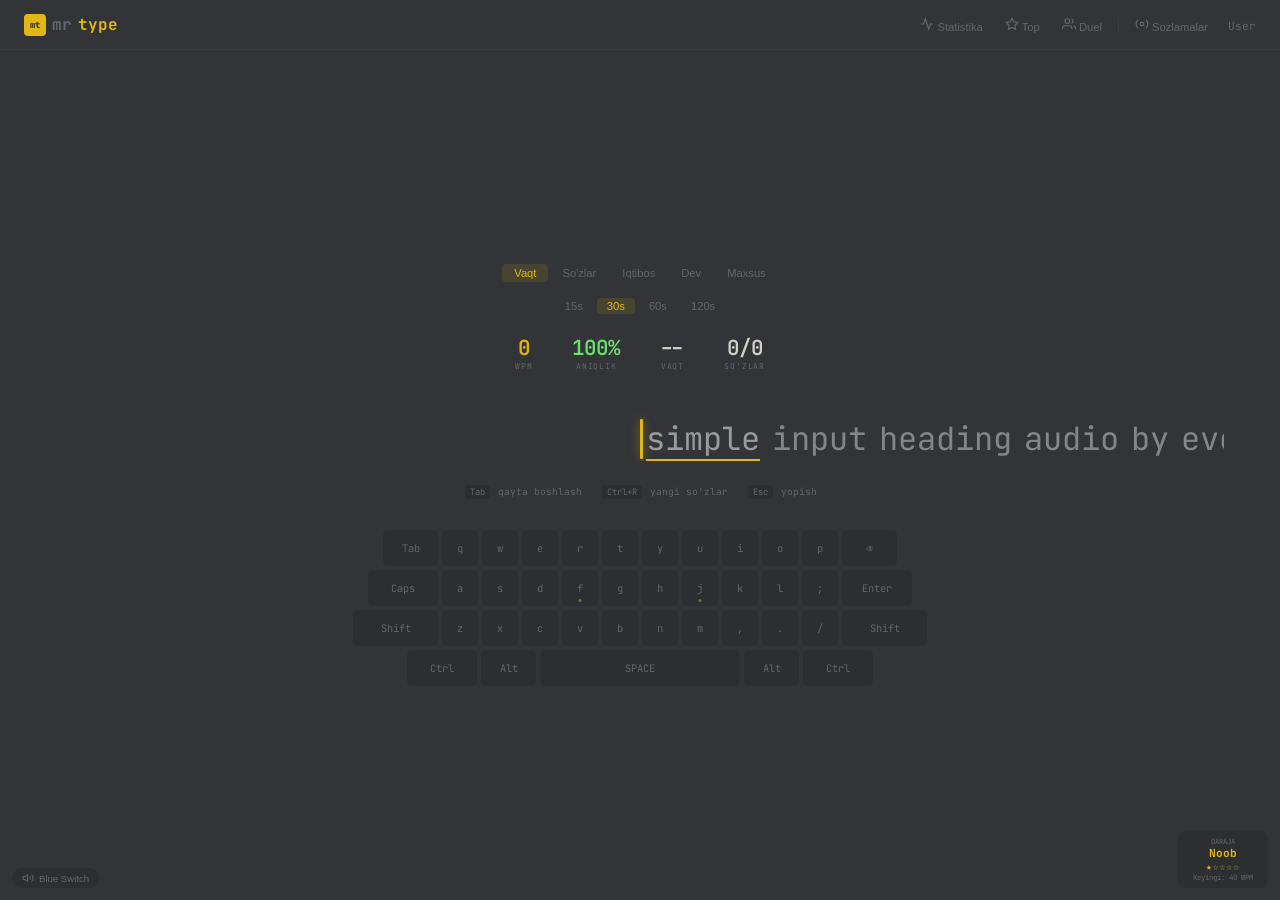
<file: index.html>
<!DOCTYPE html>
<html lang="uz">
<head>
<meta charset="UTF-8">
<meta name="viewport" content="width=device-width, initial-scale=1.0, user-scalable=no">
<title>MR TYPE | Professional Typing Trainer</title>
<meta name="description" content="Professional klaviatura yozish trenajyori">
<link rel="preconnect" href="https://fonts.googleapis.com">
<link href="https://fonts.googleapis.com/css2?family=JetBrains+Mono:wght@100..800&family=Syne:wght@400;700;800&display=swap" rel="stylesheet">
<link rel="stylesheet" href="style.css">
<link rel="icon" type="image/svg+xml" href="data:image/svg+xml,%3Csvg xmlns='http://www.w3.org/2000/svg' viewBox='0 0 32 32'%3E%3Crect width='32' height='32' rx='7' fill='%23e2b714'/%3E%3Ctext x='50%25' y='60%25' dominant-baseline='middle' text-anchor='middle' fill='black' font-family='monospace' font-weight='900' font-size='14'%3Emt%3C/text%3E%3C/svg%3E">
</head>
<body data-theme="default">

<header class="header" id="mainHeader">
  <div class="logo" id="logo">
    <div class="logo-box">mt</div>
    mr<span class="logo-accent">type</span>
  </div>
  <nav class="header-nav">
  
    <button class="nav-btn" id="statsBtn">
      <svg width="14" height="14" viewBox="0 0 24 24" fill="none" stroke="currentColor" stroke-width="2"><polyline points="22 12 18 12 15 21 9 3 6 12 2 12"/></svg>
      Statistika
    </button>
    <button class="nav-btn" id="leaderboardBtn">
      <svg width="14" height="14" viewBox="0 0 24 24" fill="none" stroke="currentColor" stroke-width="2"><polygon points="12 2 15.09 8.26 22 9.27 17 14.14 18.18 21.02 12 17.77 5.82 21.02 7 14.14 2 9.27 8.91 8.26 12 2"/></svg>
      Top
    </button>
    <button class="nav-btn" id="duelBtn">
      <svg width="14" height="14" viewBox="0 0 24 24" fill="none" stroke="currentColor" stroke-width="2"><path d="M17 21v-2a4 4 0 0 0-4-4H5a4 4 0 0 0-4 4v2"/><circle cx="9" cy="7" r="4"/><path d="M23 21v-2a4 4 0 0 0-3-3.87"/><path d="M16 3.13a4 4 0 0 1 0 7.75"/></svg>
      Duel
    </button>
    <div class="nav-divider"></div>
    <button class="nav-btn" id="settingsBtn">
      <svg width="14" height="14" viewBox="0 0 24 24" fill="none" stroke="currentColor" stroke-width="2"><circle cx="12" cy="12" r="3"/><path d="M19.07 4.93a10 10 0 0 1 0 14.14M4.93 4.93a10 10 0 0 0 0 14.14"/></svg>
      Sozlamalar
    </button>
    <div class="user-info" id="userInfo">
      <span class="user-name" id="userName">User</span>
    </div>
  </nav>
</header>

<main class="main" id="mainContent">
  <div class="mode-tabs" id="modeTabs">
    <button class="mode-tab active" data-mode="time">Vaqt</button>
    <button class="mode-tab" data-mode="words">So'zlar</button>
    <button class="mode-tab" data-mode="quote">Iqtibos</button>
    <button class="mode-tab" data-mode="dev">Dev</button>
    <button class="mode-tab" data-mode="custom">Maxsus</button>
  </div>

  <div class="sub-options" id="subOptions"></div>

  <div class="stats-bar" id="statsBar">
    <div class="stat">
      <div class="stat-value wpm-value" id="liveWpm">0</div>
      <div class="stat-label">WPM</div>
    </div>
    <div class="stat-divider"></div>
    <div class="stat">
      <div class="stat-value acc-value" id="liveAcc">100%</div>
      <div class="stat-label">Aniqlik</div>
    </div>
    <div class="stat-divider"></div>
    <div class="stat">
      <div class="stat-value time-value" id="liveTimer">--</div>
      <div class="stat-label" id="timerLabel">Vaqt</div>
    </div>
    <div class="stat-divider"></div>
    <div class="stat">
      <div class="stat-value words-value" id="liveWords">0/0</div>
      <div class="stat-label">So'zlar</div>
    </div>
    <div class="stat-divider"></div>
    <div class="progress-section">
      <div class="progress-header">
        <span>Progress</span>
        <span id="progressPercent">0%</span>
      </div>
      <div class="progress-bar">
        <div class="progress-fill" id="progressFill"></div>
      </div>
    </div>
  </div>

  <div class="typing-wrapper">
    <div class="typing-area blurred" id="typingArea">
      <div class="caret blink" id="caret"></div>
      <input type="text" id="hiddenInput" autocomplete="off" autocorrect="off" autocapitalize="off" spellcheck="false" aria-label="Yozish maydoni">
      <div class="words-container" id="wordsContainer"></div>
    </div>
    <div class="shortcuts-hint" id="shortcutsHint">
      <span class="kbd-badge">Tab</span> qayta boshlash &nbsp;
      <span class="kbd-badge">Ctrl+R</span> yangi so'zlar &nbsp;
      <span class="kbd-badge">Esc</span> yopish
    </div>
  </div>

  <div class="keyboard-section" id="keyboardSection">
    <div class="keyboard" id="keyboard">
      <div class="key-row">
        <div class="key wide" data-key="tab">Tab</div>
        <div class="key" data-key="q">q</div>
        <div class="key" data-key="w">w</div>
        <div class="key" data-key="e">e</div>
        <div class="key" data-key="r">r</div>
        <div class="key" data-key="t">t</div>
        <div class="key" data-key="y">y</div>
        <div class="key" data-key="u">u</div>
        <div class="key" data-key="i">i</div>
        <div class="key" data-key="o">o</div>
        <div class="key" data-key="p">p</div>
        <div class="key wide" data-key="backspace">&#9003;</div>
      </div>
      <div class="key-row">
        <div class="key wider" data-key="caps">Caps</div>
        <div class="key" data-key="a">a</div>
        <div class="key" data-key="s">s</div>
        <div class="key" data-key="d">d</div>
        <div class="key" data-key="f">f</div>
        <div class="key" data-key="g">g</div>
        <div class="key" data-key="h">h</div>
        <div class="key" data-key="j">j</div>
        <div class="key" data-key="k">k</div>
        <div class="key" data-key="l">l</div>
        <div class="key" data-key=";">;</div>
        <div class="key wider" data-key="enter">Enter</div>
      </div>
      <div class="key-row">
        <div class="key widest" data-key="shift">Shift</div>
        <div class="key" data-key="z">z</div>
        <div class="key" data-key="x">x</div>
        <div class="key" data-key="c">c</div>
        <div class="key" data-key="v">v</div>
        <div class="key" data-key="b">b</div>
        <div class="key" data-key="n">n</div>
        <div class="key" data-key="m">m</div>
        <div class="key" data-key=",">,</div>
        <div class="key" data-key=".">.</div>
        <div class="key" data-key="/">/</div>
        <div class="key widest" data-key="shift-r">Shift</div>
      </div>
      <div class="key-row">
        <div class="key wider" data-key="ctrl">Ctrl</div>
        <div class="key wide" data-key="alt">Alt</div>
        <div class="key space" data-key=" ">space</div>
        <div class="key wide" data-key="alt-r">Alt</div>
        <div class="key wider" data-key="ctrl-r">Ctrl</div>
      </div>
    </div>
  </div>
</main>

<div class="sound-selector" id="soundSelector">
  <button class="sound-btn" id="soundBtn">
    <svg width="12" height="12" viewBox="0 0 24 24" fill="none" stroke="currentColor" stroke-width="2"><polygon points="11 5 6 9 2 9 2 15 6 15 11 19 11 5"/><path d="M19.07 4.93a10 10 0 0 1 0 14.14M15.54 8.46a5 5 0 0 1 0 7.07"/></svg>
    <span id="soundName">Blue Switch</span>
  </button>
</div>

<div class="rank-badge" id="rankBadge">
  <div class="rank-title">Daraja</div>
  <div class="rank-name" id="rankName">Boshlang'ich</div>
  <div class="rank-stars" id="rankStars">&#9733;</div>
  <div class="rank-next" id="rankNext">Keyingi: 20 WPM</div>
</div>

<div class="toast-container" id="toastContainer"></div>

<!-- Settings Overlay -->
<div class="overlay" id="settingsOverlay" role="dialog" aria-modal="true" aria-label="Sozlamalar">
  <div class="overlay-panel">
    <div class="overlay-header">
      <div class="overlay-title">Sozlamalar</div>
      <button class="overlay-close" id="settingsClose" aria-label="Yopish">&#x2715;</button>
    </div>
    <div class="settings-section">
      <div class="settings-label">Til</div>
      <div class="settings-grid" id="langOptions">
        <button class="settings-btn active" data-lang="en">English</button>
        <button class="settings-btn" data-lang="uz">O'zbek</button>
        <button class="settings-btn" data-lang="ru">Rus</button>
      </div>
    </div>
    <div class="settings-section">
      <div class="settings-label">Mavzu</div>
      <div class="theme-grid" id="themeGrid">
        <div class="theme-swatch active" data-theme="default" title="Default"></div>
        <div class="theme-swatch" data-theme="ocean" title="Ocean"></div>
        <div class="theme-swatch" data-theme="forest" title="Forest"></div>
        <div class="theme-swatch" data-theme="sakura" title="Sakura"></div>
        <div class="theme-swatch" data-theme="mono" title="Mono"></div>
        <div class="theme-swatch" data-theme="blood" title="Blood"></div>
        <div class="theme-swatch" data-theme="coffee" title="Coffee"></div>
        <div class="theme-swatch" data-theme="nord" title="Nord"></div>
      </div>
    </div>
    <div class="settings-section">
      <div class="settings-label">Shrift o'lchami</div>
      <div class="settings-grid" id="fontSizeOptions">
        <button class="settings-btn" data-fs="1.3rem" data-fh="1.7rem">Kichik</button>
        <button class="settings-btn active" data-fs="1.65rem" data-fh="2.2rem">O'rta</button>
        <button class="settings-btn" data-fs="2rem" data-fh="2.6rem">Katta</button>
        <button class="settings-btn" data-fs="2.35rem" data-fh="3rem">Juda katta</button>
      </div>
    </div>
    <div class="settings-section">
      <div class="toggle-row">
        <div class="toggle-label">Virtual klaviatura</div>
        <label class="switch">
          <input type="checkbox" id="showKeyboard" checked>
          <span class="slider"></span>
        </label>
      </div>
      <div class="toggle-row">
        <div class="toggle-label">Xato tovushi</div>
        <label class="switch">
          <input type="checkbox" id="soundEnabled" checked>
          <span class="slider"></span>
        </label>
      </div>
      <div class="toggle-row">
        <div class="toggle-label">Silliq karet</div>
        <label class="switch">
          <input type="checkbox" id="smoothCaret" checked>
          <span class="slider"></span>
        </label>
      </div>
      <div class="toggle-row">
        <div class="toggle-label">Zen mode</div>
        <label class="switch">
          <input type="checkbox" id="zenMode">
          <span class="slider"></span>
        </label>
      </div>
    </div>
  </div>
</div>

<!-- Result Overlay -->
<div class="overlay" id="resultOverlay" role="dialog" aria-modal="true" aria-label="Natija">
  <div class="result-modal">
    <div class="result-wpm">
      <div class="result-wpm-value" id="resultWpm">0</div>
      <div class="result-wpm-label">so'z / daqiqa</div>
    </div>
    <div class="result-stats-grid" id="resultStats"></div>
    <div class="result-actions">
      <button class="result-btn" id="shareResultBtn">
        <svg width="12" height="12" viewBox="0 0 24 24" fill="none" stroke="currentColor" stroke-width="2"><path d="M4 12v8a2 2 0 0 0 2 2h12a2 2 0 0 0 2-2v-8"/><polyline points="16 6 12 2 8 6"/><line x1="12" y1="2" x2="12" y2="15"/></svg>
        Ulashish
      </button>
      <button class="result-btn" id="newWordsBtn">Yangi so'zlar</button>
      <button class="result-btn primary" id="restartResultBtn">Qayta</button>
    </div>
  </div>
</div>

<!-- Share Preview Overlay -->
<div class="overlay" id="shareOverlay" role="dialog" aria-modal="true" aria-label="Natijani ulashish">
  <div class="share-preview-card" id="sharePreviewCard">
    <div class="share-preview-close" id="sharePreviewClose">&#x2715;</div>
    <div class="share-preview-inner" id="sharePreviewInner">
      <!-- Card ichi dinamik to'ldiriladi -->
    </div>
    <div class="share-preview-actions">
      <button class="share-preview-btn cancel" id="shareCancelBtn">Bekor qilish</button>
      <button class="share-preview-btn save" id="shareSaveBtn">
        <svg width="14" height="14" viewBox="0 0 24 24" fill="none" stroke="currentColor" stroke-width="2"><path d="M21 15v4a2 2 0 0 1-2 2H5a2 2 0 0 1-2-2v-4"/><polyline points="7 10 12 15 17 10"/><line x1="12" y1="15" x2="12" y2="3"/></svg>
        Saqlash
      </button>
    </div>
  </div>
</div>

<!-- Leaderboard Overlay -->
<div class="overlay" id="leaderboardOverlay" role="dialog" aria-modal="true" aria-label="Top natijalar">
  <div class="overlay-panel">
    <div class="overlay-header">
      <div class="overlay-title">Global Top</div>
      <button class="overlay-close" id="leaderboardClose" aria-label="Yopish">&#x2715;</button>
    </div>
    <div id="leaderboardList"></div>
  </div>
</div>

<!-- Statistics Overlay -->
<div class="overlay" id="statsOverlay" role="dialog" aria-modal="true" aria-label="Statistika">
  <div class="stats-overlay-panel">
    <div class="stats-overlay-header">
      <div class="stats-overlay-title">Statistika</div>
      <button class="overlay-close" id="statsCloseBtn" aria-label="Yopish">&#x2715;</button>
    </div>
    <div class="stats-overlay-content" id="statsContent"></div>
  </div>
</div>

<!-- Duel Overlay -->
<div class="overlay" id="duelOverlay" role="dialog" aria-modal="true" aria-label="Duel mode">
  <div class="overlay-panel">
    <div class="overlay-header">
      <div class="overlay-title">Duel Mode</div>
      <button class="overlay-close" id="duelClose" aria-label="Yopish">&#x2715;</button>
    </div>
    <div id="duelContent">
      <p style="color:var(--text-dim);text-align:center;padding:2rem;">⚔️ Duel mode ishlab chiqilmoqda...</p>
    </div>
  </div>
</div>

<canvas class="share-canvas" id="shareCanvas" width="800" height="600"></canvas>

<script src="words.js"></script>
<script src="script.js"></script>
<script>
// ============ CUSTOM CONSOLE ============
(function() {
  const btn = document.getElementById('consoleBtn');
  if (!btn) return;
  
  btn.onclick = function() {
    let panel = document.getElementById('customConsole');
    
    if (panel) {
      panel.remove();
      return;
    }
    
    panel = document.createElement('div');
    panel.id = 'customConsole';
    panel.style.cssText = 'position:fixed;bottom:0;left:0;right:0;height:300px;background:#1a1a1a;color:#0f0;font-family:JetBrains Mono,monospace;font-size:13px;z-index:9999;overflow-y:auto;padding:15px;border-top:2px solid #e2b714;white-space:pre-wrap;line-height:1.5';
    
    const closeBtn = document.createElement('button');
    closeBtn.textContent = '✕';
    closeBtn.style.cssText = 'position:sticky;top:0;float:right;background:#e2b714;color:#000;border:none;padding:4px 10px;cursor:pointer;border-radius:4px;font-size:12px;font-weight:bold;margin-bottom:10px';
    closeBtn.onclick = function() { panel.remove(); };
    panel.appendChild(closeBtn);
    
    const clearBtn = document.createElement('button');
    clearBtn.textContent = 'Clear';
    clearBtn.style.cssText = 'position:sticky;top:0;float:right;background:#333;color:#fff;border:1px solid #555;padding:4px 8px;cursor:pointer;border-radius:4px;font-size:11px;margin-bottom:10px;margin-right:6px';
    clearBtn.onclick = function() {
      panel.innerHTML = '';
      panel.appendChild(clearBtn);
      panel.appendChild(closeBtn);
    };
    panel.appendChild(clearBtn);
    
    document.body.appendChild(panel);
    
    // Override console
    var oldLog = console.log;
    var oldWarn = console.warn;
    var oldError = console.error;
    
    console.log = function() {
      oldLog.apply(console, arguments);
      var msg = Array.from(arguments).map(function(a) {
        return typeof a === 'object' ? JSON.stringify(a) : String(a);
      }).join(' ');
      panel.innerHTML += '<div style="color:#0f0;margin-bottom:2px">' + msg + '</div>';
      panel.scrollTop = panel.scrollHeight;
    };
    
    console.warn = function() {
      oldWarn.apply(console, arguments);
      var msg = Array.from(arguments).map(function(a) {
        return typeof a === 'object' ? JSON.stringify(a) : String(a);
      }).join(' ');
      panel.innerHTML += '<div style="color:#fa0;margin-bottom:2px">' + msg + '</div>';
      panel.scrollTop = panel.scrollHeight;
    };
    
    console.error = function() {
      oldError.apply(console, arguments);
      var msg = Array.from(arguments).map(function(a) {
        return typeof a === 'object' ? JSON.stringify(a) : String(a);
      }).join(' ');
      panel.innerHTML += '<div style="color:#f44;margin-bottom:2px">' + msg + '</div>';
      panel.scrollTop = panel.scrollHeight;
    };
    
    console.log('MR TYPE Console ready');
    console.log('RANK: ' + (typeof RANKS !== 'undefined' ? 'OK' : 'MISSING'));
  };
})();
</script>
</body>
</html>
</file>
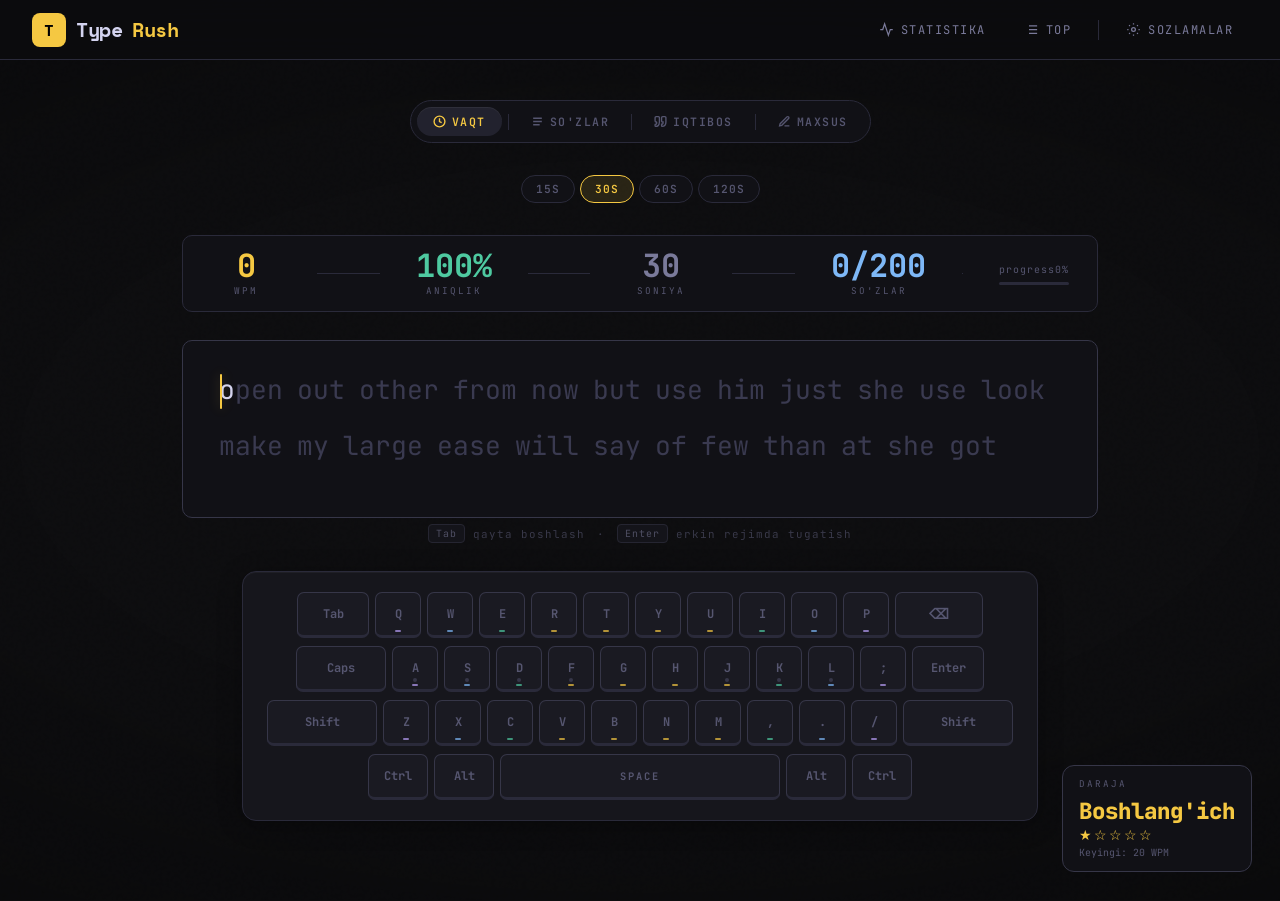
<file: s.html>
<!DOCTYPE html>
<html lang="uz">
<head>
<meta charset="UTF-8">
<meta name="viewport" content="width=device-width, initial-scale=1.0">
<title>TypeRush — Typing Trainer</title>
<link rel="preconnect" href="https://fonts.googleapis.com">
<link href="https://fonts.googleapis.com/css2?family=JetBrains+Mono:ital,wght@0,100..800;1,100..800&family=Space+Mono:ital,wght@0,400;0,700;1,400&display=swap" rel="stylesheet">
<style>
/* ============================================================
   CSS VARIABLES & RESET
============================================================ */
:root {
  --bg:          #0d0d0f;
  --bg2:         #111116;
  --bg3:         #16161c;
  --surface:     #1a1a22;
  --surface2:    #22222e;
  --border:      #2a2a3a;
  --border2:     #363648;
  --text-dim:    #3a3a50;
  --text-muted:  #565670;
  --text-sub:    #7a7a9a;
  --text:        #a0a0c0;
  --text-bright: #d4d4f0;
  --white:       #f0f0ff;
  --accent:      #f5c842;
  --accent2:     #f0a030;
  --accent-dim:  rgba(245,200,66,0.12);
  --accent-glow: rgba(245,200,66,0.3);
  --correct:     #4ec9a0;
  --correct-dim: rgba(78,201,160,0.15);
  --error:       #f06a6a;
  --error-dim:   rgba(240,106,106,0.15);
  --error-glow:  rgba(240,106,106,0.4);
  --blue:        #7eb8f7;
  --purple:      #b89ef7;
  --font-mono:   'JetBrains Mono', 'Consolas', monospace;
  --font-ui:     'Space Mono', monospace;
  --radius:      10px;
  --radius-sm:   6px;
  --shadow:      0 8px 32px rgba(0,0,0,0.5);
  --shadow-lg:   0 20px 60px rgba(0,0,0,0.7);
  --transition:  0.18s cubic-bezier(0.4,0,0.2,1);
}

*, *::before, *::after { margin:0; padding:0; box-sizing:border-box; }

html { font-size: 16px; }

body {
  background: var(--bg);
  color: var(--text);
  font-family: var(--font-mono);
  min-height: 100vh;
  display: flex;
  flex-direction: column;
  align-items: center;
  overflow-x: hidden;
  cursor: default;
  user-select: none;
  -webkit-user-select: none;
}

/* Noise texture overlay */
body::before {
  content: '';
  position: fixed;
  inset: 0;
  background-image: url("data:image/svg+xml,%3Csvg viewBox='0 0 256 256' xmlns='http://www.w3.org/2000/svg'%3E%3Cfilter id='noise'%3E%3CfeTurbulence type='fractalNoise' baseFrequency='0.9' numOctaves='4' stitchTiles='stitch'/%3E%3C/filter%3E%3Crect width='100%25' height='100%25' filter='url(%23noise)' opacity='0.035'/%3E%3C/svg%3E");
  pointer-events: none;
  z-index: 0;
  opacity: 0.4;
}

/* Subtle vignette */
body::after {
  content: '';
  position: fixed;
  inset: 0;
  background: radial-gradient(ellipse 120% 80% at 50% 50%, transparent 40%, rgba(0,0,0,0.4) 100%);
  pointer-events: none;
  z-index: 0;
}

/* ============================================================
   SCROLLBAR
============================================================ */
::-webkit-scrollbar { width: 6px; }
::-webkit-scrollbar-track { background: var(--bg); }
::-webkit-scrollbar-thumb { background: var(--border2); border-radius: 3px; }
::-webkit-scrollbar-thumb:hover { background: var(--text-muted); }

/* ============================================================
   HEADER / NAV
============================================================ */
.header {
  position: fixed;
  top: 0; left: 0; right: 0;
  height: 60px;
  display: flex;
  align-items: center;
  justify-content: space-between;
  padding: 0 32px;
  border-bottom: 1px solid var(--border);
  background: rgba(13,13,15,0.92);
  backdrop-filter: blur(20px);
  z-index: 500;
}

.logo {
  display: flex;
  align-items: center;
  gap: 10px;
  font-family: var(--font-ui);
  font-size: 1.25rem;
  font-weight: 700;
  color: var(--text-bright);
  letter-spacing: -0.5px;
}

.logo-icon {
  width: 34px; height: 34px;
  background: var(--accent);
  border-radius: 8px;
  display: flex; align-items: center; justify-content: center;
  font-size: 1rem;
  color: #000;
  font-weight: 900;
}

.logo-accent { color: var(--accent); }

.header-nav {
  display: flex;
  align-items: center;
  gap: 8px;
}

.header-btn {
  display: flex; align-items: center; justify-content: center;
  gap: 7px;
  background: transparent;
  border: 1px solid transparent;
  color: var(--text-sub);
  padding: 7px 14px;
  border-radius: var(--radius-sm);
  cursor: pointer;
  font-family: var(--font-mono);
  font-size: 0.75rem;
  letter-spacing: 1.5px;
  text-transform: uppercase;
  transition: var(--transition);
  white-space: nowrap;
}
.header-btn:hover {
  background: var(--surface);
  border-color: var(--border2);
  color: var(--text-bright);
}
.header-btn.active {
  background: var(--accent-dim);
  border-color: var(--accent);
  color: var(--accent);
}
.header-btn svg { width: 15px; height: 15px; flex-shrink: 0; }
.header-btn .btn-badge {
  background: var(--accent);
  color: #000;
  font-size: 0.55rem;
  font-weight: 800;
  padding: 1px 5px;
  border-radius: 3px;
  letter-spacing: 0.5px;
}

.header-sep {
  width: 1px; height: 20px;
  background: var(--border);
  margin: 0 4px;
}

/* ============================================================
   MAIN LAYOUT
============================================================ */
.main {
  position: relative;
  z-index: 1;
  width: 100%;
  max-width: 980px;
  padding: 100px 32px 80px;
  display: flex;
  flex-direction: column;
  align-items: center;
  gap: 28px;
}

/* ============================================================
   MODE SELECTOR BAR
============================================================ */
.mode-bar {
  display: flex;
  align-items: center;
  gap: 6px;
  background: var(--bg2);
  border: 1px solid var(--border);
  border-radius: 50px;
  padding: 6px;
  transition: var(--transition);
}

.mode-pill {
  display: flex; align-items: center; gap: 6px;
  background: transparent;
  border: none;
  color: var(--text-muted);
  padding: 7px 16px;
  border-radius: 50px;
  cursor: pointer;
  font-family: var(--font-mono);
  font-size: 0.72rem;
  font-weight: 600;
  letter-spacing: 1.5px;
  text-transform: uppercase;
  transition: var(--transition);
}
.mode-pill:hover { color: var(--text); }
.mode-pill.active {
  background: var(--surface2);
  color: var(--accent);
  box-shadow: inset 0 1px 0 rgba(255,255,255,0.06);
}
.mode-pill svg { width: 13px; height: 13px; }

.mode-sep {
  width: 1px; height: 16px;
  background: var(--border);
}

/* ============================================================
   SUB OPTIONS BAR
============================================================ */
.sub-bar {
  display: flex;
  align-items: center;
  gap: 5px;
  height: 36px;
  overflow: hidden;
  transition: all 0.3s cubic-bezier(0.4,0,0.2,1);
}

.sub-bar.hidden {
  height: 0;
  opacity: 0;
  pointer-events: none;
}

.sub-pill {
  background: var(--bg2);
  border: 1px solid var(--border);
  color: var(--text-muted);
  padding: 6px 14px;
  border-radius: 50px;
  cursor: pointer;
  font-family: var(--font-mono);
  font-size: 0.7rem;
  font-weight: 600;
  letter-spacing: 1px;
  text-transform: uppercase;
  transition: var(--transition);
  white-space: nowrap;
}
.sub-pill:hover {
  border-color: var(--border2);
  color: var(--text);
}
.sub-pill.active {
  background: var(--accent-dim);
  border-color: var(--accent);
  color: var(--accent);
}

/* ============================================================
   STATS BAR (live)
============================================================ */
.stats-live {
  display: flex;
  align-items: center;
  gap: 36px;
  padding: 14px 28px;
  background: var(--bg2);
  border: 1px solid var(--border);
  border-radius: var(--radius);
  width: 100%;
  transition: opacity 0.3s;
}

.stat-live {
  display: flex;
  flex-direction: column;
  align-items: center;
  gap: 3px;
  min-width: 70px;
}

.stat-live-val {
  font-size: 2rem;
  font-weight: 700;
  line-height: 1;
  font-variant-numeric: tabular-nums;
  transition: color 0.2s;
}
.stat-live-val.wpm-val   { color: var(--accent); }
.stat-live-val.acc-val   { color: var(--correct); }
.stat-live-val.time-val  { color: var(--text-sub); }
.stat-live-val.words-val { color: var(--blue); }

.stat-live-lbl {
  font-size: 0.58rem;
  color: var(--text-muted);
  letter-spacing: 2px;
  text-transform: uppercase;
}

.stat-live-sep {
  flex: 1;
  height: 1px;
  background: var(--border);
}

/* Progress bar */
.progress-wrap {
  flex: 1;
  display: flex;
  flex-direction: column;
  gap: 6px;
}
.progress-label {
  display: flex;
  justify-content: space-between;
  font-size: 0.62rem;
  color: var(--text-muted);
  letter-spacing: 1px;
}
.progress-bar {
  height: 3px;
  background: var(--border);
  border-radius: 2px;
  overflow: hidden;
}
.progress-fill {
  height: 100%;
  background: linear-gradient(90deg, var(--accent2), var(--accent));
  border-radius: 2px;
  transition: width 0.3s ease;
  width: 0%;
}

/* ============================================================
   TYPING AREA
============================================================ */
.typing-wrapper {
  position: relative;
  width: 100%;
}

/* Caret cursor blink */
.caret {
  position: absolute;
  width: 2px;
  height: 2.6rem;
  background: var(--accent);
  border-radius: 2px;
  pointer-events: none;
  z-index: 20;
  box-shadow: 0 0 12px var(--accent-glow);
  transition: left 0.08s ease, top 0.12s ease;
}
.caret.blink { animation: caretBlink 1.1s step-end infinite; }
.caret.typing { animation: none; opacity: 1; }

@keyframes caretBlink {
  0%, 100% { opacity: 1; }
  50%       { opacity: 0; }
}

.typing-area {
  position: relative;
  width: 100%;
  background: var(--bg2);
  border: 1px solid var(--border);
  border-radius: var(--radius);
  padding: 32px 36px;
  min-height: 140px;
  overflow: hidden;
  cursor: text;
  transition: border-color 0.2s;
}
.typing-area:focus-within,
.typing-area.focused {
  border-color: var(--border2);
}
.typing-area.error-flash {
  animation: errorFlash 0.18s ease;
}

@keyframes errorFlash {
  0%   { background: rgba(240,106,106,0.04); }
  100% { background: var(--bg2); }
}

/* Hidden real input */
#hiddenInput {
  position: absolute;
  opacity: 0;
  pointer-events: none;
  width: 1px; height: 1px;
  top: 0; left: 0;
}

/* Word container */
.words-container {
  position: relative;
  display: flex;
  flex-wrap: wrap;
  gap: 10px 0;
  line-height: 1;
  max-height: 112px;
  overflow: hidden;
}

.word {
  display: inline-flex;
  margin-right: 14px;
  margin-bottom: 10px;
  position: relative;
}

/* Extra chars typed beyond word length */
.word.extra-active::after {
  content: '';
  display: inline-block;
  width: 2px;
  height: 2.2rem;
  background: var(--error);
  margin-left: 1px;
  vertical-align: middle;
  animation: caretBlink 0.8s step-end infinite;
}

.char {
  display: inline-flex;
  align-items: center;
  justify-content: center;
  font-size: 1.65rem;
  font-weight: 400;
  min-width: 0.6em;
  height: 2.2rem;
  transition: color 0.06s, text-decoration 0.06s;
  position: relative;
}

/* Character states */
.char.pending    { color: var(--text-dim); }
.char.correct    { color: var(--text-sub); }
.char.incorrect  {
  color: var(--error);
  text-decoration: underline;
  text-underline-offset: 4px;
  text-decoration-color: rgba(240,106,106,0.6);
}
.char.extra      { color: var(--error); opacity: 0.7; }
.char.current    { color: var(--text-bright); }

/* Word-level error underline */
.word.has-error {
  text-decoration: underline wavy var(--error);
  text-decoration-color: rgba(240,106,106,0.3);
}

/* Scroll fade top */
.typing-area::before {
  content: '';
  position: absolute;
  top: 0; left: 0; right: 0;
  height: 30px;
  background: linear-gradient(var(--bg2), transparent);
  z-index: 10;
  pointer-events: none;
  opacity: 0;
  transition: opacity 0.3s;
}
.typing-area.scrolled::before { opacity: 1; }

/* Blur when not focused */
.typing-area.blurred .words-container {
  filter: blur(4px);
  opacity: 0.4;
  transition: filter 0.3s, opacity 0.3s;
}
.typing-area.blurred .caret { opacity: 0; }

.click-to-focus {
  position: absolute;
  inset: 0;
  display: flex; align-items: center; justify-content: center;
  opacity: 0;
  pointer-events: none;
  transition: opacity 0.3s;
  z-index: 15;
  font-size: 0.75rem;
  color: var(--text-muted);
  letter-spacing: 2px;
  text-transform: uppercase;
  gap: 8px;
}
.click-to-focus svg { width: 16px; height: 16px; }
.typing-area.blurred .click-to-focus {
  opacity: 1;
  pointer-events: auto;
}

/* Restart hint */
.restart-hint {
  display: flex;
  align-items: center;
  justify-content: center;
  gap: 8px;
  font-size: 0.68rem;
  color: var(--text-muted);
  letter-spacing: 1px;
  margin-top: 6px;
  opacity: 0.6;
}
.kbd {
  background: var(--surface);
  border: 1px solid var(--border2);
  border-radius: 4px;
  padding: 2px 7px;
  font-family: var(--font-mono);
  font-size: 0.62rem;
  color: var(--text-sub);
}

/* ============================================================
   KEYBOARD
============================================================ */
.keyboard-section {
  width: 100%;
  display: flex;
  justify-content: center;
}

.keyboard {
  background: var(--bg3);
  border: 1px solid var(--border);
  border-radius: 14px;
  padding: 20px 24px;
  display: flex;
  flex-direction: column;
  gap: 8px;
  box-shadow: 0 4px 24px rgba(0,0,0,0.3), inset 0 1px 0 rgba(255,255,255,0.04);
}

.kb-row {
  display: flex;
  gap: 6px;
  justify-content: center;
}

.key {
  position: relative;
  width: 46px; height: 46px;
  background: var(--surface);
  border: 1px solid var(--border2);
  border-bottom: 3px solid var(--border);
  border-radius: 7px;
  display: flex; align-items: center; justify-content: center;
  font-size: 0.75rem;
  font-weight: 700;
  color: var(--text-muted);
  cursor: default;
  transition: all 0.05s;
  flex-shrink: 0;
  font-family: var(--font-mono);
  letter-spacing: 0;
}

.key.wide-1 { width: 60px; }
.key.wide-2 { width: 72px; }
.key.wide-3 { width: 90px; }
.key.wide-4 { width: 110px; }
.key.space-key { width: 280px; }
.key.backspace { width: 88px; font-size: 0.85rem; }

/* Key press states */
.key.pressed {
  background: var(--accent-dim);
  border-color: var(--accent);
  border-bottom-color: var(--accent2);
  color: var(--accent);
  transform: translateY(2px);
  box-shadow: 0 0 16px var(--accent-glow);
}

.key.pressed-correct {
  background: var(--correct-dim);
  border-color: var(--correct);
  border-bottom-color: #3aaa80;
  color: var(--correct);
  transform: translateY(2px);
}

.key.pressed-error {
  background: var(--error-dim);
  border-color: var(--error);
  border-bottom-color: #cc4444;
  color: var(--error);
  transform: translateY(2px);
  box-shadow: 0 0 12px var(--error-glow);
}

/* Finger color hints */
.key[data-finger="l-pinky"]  { --fhint: #b89ef7; }
.key[data-finger="l-ring"]   { --fhint: #7eb8f7; }
.key[data-finger="l-mid"]    { --fhint: #4ec9a0; }
.key[data-finger="l-idx"]    { --fhint: #f5c842; }
.key[data-finger="l-thumb"]  { --fhint: #888; }
.key[data-finger="r-thumb"]  { --fhint: #888; }
.key[data-finger="r-idx"]    { --fhint: #f5c842; }
.key[data-finger="r-mid"]    { --fhint: #4ec9a0; }
.key[data-finger="r-ring"]   { --fhint: #7eb8f7; }
.key[data-finger="r-pinky"]  { --fhint: #b89ef7; }

.keyboard.show-fingers .key::after {
  content: '';
  position: absolute;
  bottom: 3px;
  left: 50%;
  transform: translateX(-50%);
  width: 6px; height: 2px;
  border-radius: 1px;
  background: var(--fhint, transparent);
  opacity: 0.7;
}

/* Home row marks */
.key[data-home]::before {
  content: '';
  position: absolute;
  bottom: 7px;
  left: 50%;
  transform: translateX(-50%);
  width: 4px; height: 4px;
  border-radius: 50%;
  background: var(--border2);
}

/* ============================================================
   SETTINGS PANEL (slide-in)
============================================================ */
.settings-overlay {
  position: fixed; inset: 0;
  background: rgba(0,0,0,0.7);
  backdrop-filter: blur(8px);
  z-index: 900;
  opacity: 0; pointer-events: none;
  transition: opacity 0.25s;
  display: flex;
  align-items: center;
  justify-content: center;
}
.settings-overlay.open {
  opacity: 1; pointer-events: auto;
}

.settings-panel {
  background: var(--bg2);
  border: 1px solid var(--border2);
  border-radius: 16px;
  padding: 32px;
  width: 460px;
  max-height: 80vh;
  overflow-y: auto;
  transform: translateY(20px) scale(0.96);
  transition: transform 0.25s cubic-bezier(0.34,1.56,0.64,1);
  box-shadow: var(--shadow-lg);
}
.settings-overlay.open .settings-panel {
  transform: translateY(0) scale(1);
}

.settings-header {
  display: flex;
  align-items: center;
  justify-content: space-between;
  margin-bottom: 24px;
}
.settings-title {
  font-family: var(--font-ui);
  font-size: 0.85rem;
  color: var(--text-bright);
  letter-spacing: 3px;
  text-transform: uppercase;
}
.settings-close {
  background: var(--surface);
  border: 1px solid var(--border2);
  color: var(--text-sub);
  width: 32px; height: 32px;
  border-radius: 8px;
  cursor: pointer;
  display: flex; align-items: center; justify-content: center;
  transition: var(--transition);
  font-size: 1.1rem;
}
.settings-close:hover { border-color: var(--error); color: var(--error); }

.settings-section {
  margin-bottom: 22px;
}
.settings-section-title {
  font-size: 0.6rem;
  color: var(--text-muted);
  letter-spacing: 2.5px;
  text-transform: uppercase;
  margin-bottom: 10px;
  padding-bottom: 8px;
  border-bottom: 1px solid var(--border);
}

.settings-options {
  display: flex;
  flex-wrap: wrap;
  gap: 8px;
}

.s-btn {
  background: var(--surface);
  border: 1px solid var(--border);
  color: var(--text-sub);
  padding: 8px 15px;
  border-radius: var(--radius-sm);
  cursor: pointer;
  font-family: var(--font-mono);
  font-size: 0.75rem;
  font-weight: 600;
  letter-spacing: 1px;
  text-transform: uppercase;
  transition: var(--transition);
}
.s-btn:hover { border-color: var(--border2); color: var(--text); background: var(--surface2); }
.s-btn.active { background: var(--accent-dim); border-color: var(--accent); color: var(--accent); }

.toggle-row {
  display: flex;
  align-items: center;
  justify-content: space-between;
  padding: 10px 0;
  border-bottom: 1px solid var(--border);
}
.toggle-row:last-child { border-bottom: none; }
.toggle-label { font-size: 0.78rem; color: var(--text); }
.toggle-sub { font-size: 0.65rem; color: var(--text-muted); margin-top: 2px; }

.toggle-switch {
  position: relative;
  width: 44px; height: 24px;
  cursor: pointer;
  flex-shrink: 0;
}
.toggle-switch input { display: none; }
.toggle-track {
  position: absolute;
  inset: 0;
  background: var(--surface2);
  border: 1px solid var(--border2);
  border-radius: 12px;
  transition: 0.2s;
}
.toggle-thumb {
  position: absolute;
  top: 3px; left: 3px;
  width: 16px; height: 16px;
  background: var(--text-muted);
  border-radius: 50%;
  transition: 0.2s;
}
.toggle-switch input:checked ~ .toggle-track {
  background: var(--accent-dim);
  border-color: var(--accent);
}
.toggle-switch input:checked ~ .toggle-thumb {
  left: 23px;
  background: var(--accent);
}

/* Theme swatches */
.theme-grid {
  display: grid;
  grid-template-columns: repeat(4, 1fr);
  gap: 8px;
}
.theme-swatch {
  height: 42px;
  border-radius: 8px;
  border: 2px solid transparent;
  cursor: pointer;
  transition: var(--transition);
  position: relative;
  overflow: hidden;
}
.theme-swatch.active { border-color: var(--accent); }
.theme-swatch:hover { transform: scale(1.05); }
.theme-swatch span {
  position: absolute;
  bottom: 4px; left: 0; right: 0;
  text-align: center;
  font-size: 0.55rem;
  color: rgba(255,255,255,0.7);
  letter-spacing: 1px;
  text-transform: uppercase;
}

/* ============================================================
   RESULTS OVERLAY
============================================================ */
.result-overlay {
  position: fixed; inset: 0;
  background: rgba(0,0,0,0.88);
  backdrop-filter: blur(12px);
  z-index: 1000;
  display: flex; align-items: center; justify-content: center;
  opacity: 0; pointer-events: none;
  transition: opacity 0.3s;
}
.result-overlay.open { opacity: 1; pointer-events: auto; }

.result-modal {
  background: var(--bg2);
  border: 1px solid var(--border2);
  border-radius: 20px;
  padding: 40px;
  width: 720px;
  max-height: 90vh;
  overflow-y: auto;
  box-shadow: var(--shadow-lg);
  transform: scale(0.94);
  transition: transform 0.3s cubic-bezier(0.34,1.56,0.64,1);
}
.result-overlay.open .result-modal { transform: scale(1); }

.result-wpm-block {
  text-align: center;
  margin-bottom: 30px;
  padding-bottom: 28px;
  border-bottom: 1px solid var(--border);
}

.result-wpm-number {
  font-size: 5.5rem;
  font-weight: 800;
  color: var(--accent);
  line-height: 1;
  letter-spacing: -3px;
  font-variant-numeric: tabular-nums;
  text-shadow: 0 0 40px rgba(245,200,66,0.3);
}

.result-wpm-label {
  font-size: 0.7rem;
  color: var(--text-muted);
  letter-spacing: 3px;
  text-transform: uppercase;
  margin-top: 8px;
}

.result-subtitle {
  font-size: 0.75rem;
  color: var(--text-sub);
  margin-top: 12px;
}

.result-grid {
  display: grid;
  grid-template-columns: repeat(3, 1fr);
  gap: 12px;
  margin-bottom: 24px;
}

.result-card {
  background: var(--bg3);
  border: 1px solid var(--border);
  border-radius: var(--radius);
  padding: 18px 16px;
  text-align: center;
  transition: var(--transition);
}
.result-card:hover { border-color: var(--border2); }
.result-card-val {
  font-size: 2.2rem;
  font-weight: 700;
  font-variant-numeric: tabular-nums;
  line-height: 1;
}
.result-card-val.acc  { color: var(--correct); }
.result-card-val.peak { color: var(--accent); }
.result-card-val.cons { color: var(--blue); }
.result-card-val.raw  { color: var(--text-bright); }
.result-card-val.wrds { color: var(--purple); }
.result-card-val.time { color: var(--text-sub); }
.result-card-lbl {
  font-size: 0.58rem;
  color: var(--text-muted);
  letter-spacing: 2px;
  text-transform: uppercase;
  margin-top: 6px;
}

/* Chart */
.chart-wrap {
  background: var(--bg3);
  border: 1px solid var(--border);
  border-radius: var(--radius);
  padding: 20px;
  position: relative;
  margin-bottom: 20px;
}
.chart-header {
  display: flex;
  align-items: center;
  justify-content: space-between;
  margin-bottom: 14px;
}
.chart-title-text {
  font-size: 0.62rem;
  color: var(--text-muted);
  letter-spacing: 2px;
  text-transform: uppercase;
}
.chart-legend {
  display: flex; gap: 14px;
  font-size: 0.6rem;
  color: var(--text-muted);
  letter-spacing: 1px;
}
.chart-legend-dot {
  display: inline-block;
  width: 8px; height: 8px;
  border-radius: 50%;
  margin-right: 5px;
}

#wpmChart { display: block; width: 100%; }

.chart-tooltip {
  position: absolute;
  background: var(--surface2);
  border: 1px solid var(--border2);
  border-radius: 8px;
  padding: 10px 14px;
  font-size: 0.68rem;
  color: var(--text-bright);
  pointer-events: none;
  z-index: 5;
  display: none;
  box-shadow: var(--shadow);
  min-width: 120px;
  line-height: 1.8;
}
.chart-tooltip.visible { display: block; }
.chart-tooltip strong { color: var(--accent); }

/* Word history */
.word-history-wrap {
  background: var(--bg3);
  border: 1px solid var(--border);
  border-radius: var(--radius);
  padding: 18px;
  margin-bottom: 20px;
  max-height: 100px;
  overflow-y: auto;
}
.word-history-title {
  font-size: 0.58rem;
  color: var(--text-muted);
  letter-spacing: 2px;
  text-transform: uppercase;
  margin-bottom: 10px;
}
.word-history-list {
  display: flex;
  flex-wrap: wrap;
  gap: 4px;
}
.wh-word {
  font-size: 0.72rem;
  padding: 2px 7px;
  border-radius: 4px;
  border: 1px solid;
}
.wh-word.ok  { color: var(--correct); border-color: rgba(78,201,160,0.3); background: var(--correct-dim); }
.wh-word.err { color: var(--error);   border-color: rgba(240,106,106,0.3); background: var(--error-dim); }

/* Result buttons */
.result-actions {
  display: flex;
  gap: 12px;
}
.result-btn {
  flex: 1;
  padding: 14px;
  border-radius: var(--radius);
  cursor: pointer;
  font-family: var(--font-mono);
  font-size: 0.78rem;
  font-weight: 600;
  letter-spacing: 2px;
  text-transform: uppercase;
  transition: var(--transition);
  border: 1px solid var(--border);
  background: var(--surface);
  color: var(--text-sub);
  display: flex; align-items: center; justify-content: center; gap: 8px;
}
.result-btn:hover { border-color: var(--border2); color: var(--text-bright); background: var(--surface2); }
.result-btn.primary {
  background: var(--accent);
  color: #000;
  border-color: var(--accent);
  font-weight: 800;
}
.result-btn.primary:hover { background: var(--accent2); border-color: var(--accent2); }

/* ============================================================
   STREAK / RANK BADGE
============================================================ */
.rank-badge {
  position: fixed;
  bottom: 28px; right: 28px;
  background: var(--bg2);
  border: 1px solid var(--border2);
  border-radius: 12px;
  padding: 12px 16px;
  z-index: 200;
  min-width: 140px;
}
.rank-badge-title {
  font-size: 0.58rem;
  color: var(--text-muted);
  letter-spacing: 2px;
  text-transform: uppercase;
  margin-bottom: 6px;
}
.rank-badge-val {
  font-size: 1.4rem;
  font-weight: 800;
  color: var(--accent);
}
.rank-badge-sub {
  font-size: 0.62rem;
  color: var(--text-muted);
  margin-top: 2px;
}
.rank-stars { color: var(--accent); font-size: 0.85rem; letter-spacing: 2px; }

/* ============================================================
   NOTIFICATIONS
============================================================ */
.notifications {
  position: fixed;
  top: 72px; right: 20px;
  display: flex;
  flex-direction: column;
  gap: 8px;
  z-index: 600;
  pointer-events: none;
}
.notification {
  background: var(--surface2);
  border: 1px solid var(--border2);
  border-radius: 8px;
  padding: 10px 16px;
  font-size: 0.72rem;
  color: var(--text-bright);
  display: flex; align-items: center; gap: 8px;
  animation: notifSlide 0.25s ease forwards, notifFade 0.3s ease 2.2s forwards;
  transform-origin: right center;
  box-shadow: var(--shadow);
}
.notification.success { border-color: rgba(78,201,160,0.5); color: var(--correct); }
.notification.error   { border-color: rgba(240,106,106,0.5); color: var(--error); }
.notification.info    { border-color: rgba(245,200,66,0.4); color: var(--accent); }

@keyframes notifSlide {
  from { transform: translateX(20px); opacity: 0; }
  to   { transform: translateX(0);    opacity: 1; }
}
@keyframes notifFade {
  to { opacity: 0; transform: translateX(10px); }
}

/* ============================================================
   TOOLTIPS
============================================================ */
[data-tooltip] {
  position: relative;
}
[data-tooltip]::after {
  content: attr(data-tooltip);
  position: absolute;
  bottom: calc(100% + 8px);
  left: 50%;
  transform: translateX(-50%);
  background: var(--surface2);
  border: 1px solid var(--border2);
  color: var(--text-bright);
  font-size: 0.65rem;
  padding: 5px 10px;
  border-radius: 5px;
  white-space: nowrap;
  pointer-events: none;
  opacity: 0;
  transition: opacity 0.15s;
  letter-spacing: 0.5px;
  z-index: 99;
}
[data-tooltip]:hover::after { opacity: 1; }

/* ============================================================
   LEADERBOARD PANEL
============================================================ */
.leaderboard-overlay {
  position: fixed; inset: 0;
  background: rgba(0,0,0,0.8);
  backdrop-filter: blur(10px);
  z-index: 800;
  display: flex; align-items: center; justify-content: center;
  opacity: 0; pointer-events: none;
  transition: opacity 0.25s;
}
.leaderboard-overlay.open { opacity: 1; pointer-events: auto; }

.leaderboard-panel {
  background: var(--bg2);
  border: 1px solid var(--border2);
  border-radius: 16px;
  padding: 30px;
  width: 500px;
  max-height: 80vh;
  overflow-y: auto;
  box-shadow: var(--shadow-lg);
  transform: scale(0.95);
  transition: transform 0.25s cubic-bezier(0.34,1.56,0.64,1);
}
.leaderboard-overlay.open .leaderboard-panel { transform: scale(1); }

.leaderboard-header {
  display: flex;
  align-items: center;
  justify-content: space-between;
  margin-bottom: 22px;
}
.leaderboard-title {
  font-family: var(--font-ui);
  font-size: 0.85rem;
  color: var(--text-bright);
  letter-spacing: 3px;
  text-transform: uppercase;
}

.lb-entry {
  display: flex;
  align-items: center;
  gap: 14px;
  padding: 12px 14px;
  border-radius: var(--radius-sm);
  transition: var(--transition);
  border: 1px solid transparent;
}
.lb-entry:hover { background: var(--surface); border-color: var(--border); }
.lb-entry.you { background: var(--accent-dim); border-color: var(--accent); }

.lb-rank {
  font-size: 0.9rem;
  font-weight: 800;
  min-width: 28px;
  text-align: center;
}
.lb-rank.gold   { color: #ffd700; }
.lb-rank.silver { color: #c0c0c0; }
.lb-rank.bronze { color: #cd7f32; }
.lb-rank.other  { color: var(--text-muted); }

.lb-name {
  flex: 1;
  font-size: 0.8rem;
  color: var(--text-bright);
}
.lb-wpm  { font-size: 1.1rem; font-weight: 700; color: var(--accent); }
.lb-acc  { font-size: 0.68rem; color: var(--text-sub); }
.lb-date { font-size: 0.6rem; color: var(--text-muted); }

/* ============================================================
   STATS HISTORY PAGE
============================================================ */
.stats-page {
  position: fixed; inset: 0;
  background: var(--bg);
  z-index: 700;
  overflow-y: auto;
  opacity: 0; pointer-events: none;
  transition: opacity 0.25s;
  padding: 80px 32px 60px;
}
.stats-page.open { opacity: 1; pointer-events: auto; }

.stats-page-inner {
  max-width: 980px;
  margin: 0 auto;
}

.stats-pg-header {
  display: flex;
  align-items: center;
  justify-content: space-between;
  margin-bottom: 32px;
}
.stats-pg-title {
  font-family: var(--font-ui);
  font-size: 1.1rem;
  color: var(--text-bright);
  letter-spacing: 2px;
  text-transform: uppercase;
}

.stats-summary-row {
  display: grid;
  grid-template-columns: repeat(5, 1fr);
  gap: 14px;
  margin-bottom: 28px;
}

.stats-sum-card {
  background: var(--bg2);
  border: 1px solid var(--border);
  border-radius: var(--radius);
  padding: 20px 16px;
  text-align: center;
}
.stats-sum-val {
  font-size: 2rem;
  font-weight: 700;
  color: var(--accent);
}
.stats-sum-lbl {
  font-size: 0.6rem;
  color: var(--text-muted);
  letter-spacing: 2px;
  text-transform: uppercase;
  margin-top: 5px;
}

.history-table-wrap {
  background: var(--bg2);
  border: 1px solid var(--border);
  border-radius: var(--radius);
  overflow: hidden;
}
.history-table {
  width: 100%;
  border-collapse: collapse;
}
.history-table th {
  padding: 12px 16px;
  text-align: left;
  font-size: 0.6rem;
  color: var(--text-muted);
  letter-spacing: 2px;
  text-transform: uppercase;
  border-bottom: 1px solid var(--border);
  background: var(--bg3);
}
.history-table td {
  padding: 12px 16px;
  font-size: 0.78rem;
  color: var(--text);
  border-bottom: 1px solid var(--border);
}
.history-table tr:last-child td { border-bottom: none; }
.history-table tr:hover td { background: var(--surface); }
.td-wpm { color: var(--accent); font-weight: 700; font-size: 0.9rem; }
.td-acc { color: var(--correct); }
.td-good { color: var(--correct); }
.td-bad  { color: var(--error); }

/* ============================================================
   ANIMATIONS
============================================================ */
@keyframes fadeIn {
  from { opacity: 0; transform: translateY(8px); }
  to   { opacity: 1; transform: translateY(0); }
}

.main { animation: fadeIn 0.4s ease; }

/* Word advance animation */
@keyframes wordCorrect {
  0%   { color: var(--correct); }
  100% { color: var(--text-sub); }
}

/* ============================================================
   RESPONSIVE
============================================================ */
@media (max-width: 700px) {
  .main { padding: 80px 16px 60px; gap: 18px; }
  .char { font-size: 1.4rem; height: 1.9rem; }
  .key { width: 36px; height: 36px; font-size: 0.65rem; }
  .key.space-key { width: 200px; }
  .result-modal { width: 95vw; padding: 24px; }
  .result-grid { grid-template-columns: repeat(2, 1fr); }
  .result-wpm-number { font-size: 4rem; }
  .stats-summary-row { grid-template-columns: repeat(2, 1fr); }
}

/* ============================================================
   LOADING STATE
============================================================ */
.loading-text {
  font-size: 2rem;
  color: var(--text-dim);
  letter-spacing: 4px;
  animation: caretBlink 1s step-end infinite;
}

/* ============================================================
   THEME VARIANTS
============================================================ */
body[data-theme="ocean"] {
  --bg: #060e1a; --bg2: #0a1525; --bg3: #0d1d30;
  --surface: #102035; --surface2: #152844;
  --border: #1a3050; --border2: #254070;
  --accent: #00c8ff; --accent2: #0099cc;
  --accent-dim: rgba(0,200,255,0.1); --accent-glow: rgba(0,200,255,0.3);
  --correct: #3eecc8;
}

body[data-theme="forest"] {
  --bg: #080f08; --bg2: #0e180e; --bg3: #121e12;
  --surface: #172217; --surface2: #1e2e1e;
  --border: #243024; --border2: #2e3e2e;
  --accent: #6ddb6d; --accent2: #4cb84c;
  --accent-dim: rgba(109,219,109,0.1); --accent-glow: rgba(109,219,109,0.3);
  --correct: #4ec9a0;
}

body[data-theme="sakura"] {
  --bg: #140a10; --bg2: #1e1018; --bg3: #261420;
  --surface: #30182a; --surface2: #3c2035;
  --border: #4a2840; --border2: #5e3450;
  --accent: #ff80b0; --accent2: #ff5090;
  --accent-dim: rgba(255,128,176,0.1); --accent-glow: rgba(255,128,176,0.3);
  --correct: #e090c0;
}

body[data-theme="mono"] {
  --bg: #050505; --bg2: #0a0a0a; --bg3: #0f0f0f;
  --surface: #141414; --surface2: #1a1a1a;
  --border: #222; --border2: #2e2e2e;
  --accent: #e0e0e0; --accent2: #b0b0b0;
  --accent-dim: rgba(224,224,224,0.08); --accent-glow: rgba(224,224,224,0.2);
  --correct: #888;
  --text-dim: #282828;
}

body[data-theme="blood"] {
  --bg: #0d0305; --bg2: #120508; --bg3: #160608;
  --surface: #1c070c; --surface2: #240912;
  --border: #330d18; --border2: #451522;
  --accent: #ff3355; --accent2: #cc1a33;
  --accent-dim: rgba(255,51,85,0.1); --accent-glow: rgba(255,51,85,0.4);
  --correct: #ff6677;
}
</style>
</head>
<body data-theme="default">

<!-- ============================================================ -->
<!-- HEADER                                                        -->
<!-- ============================================================ -->
<header class="header">
  <div class="logo">
    <div class="logo-icon">T</div>
    Type<span class="logo-accent">Rush</span>
  </div>
  <nav class="header-nav">
    <button class="header-btn" id="btnStats" data-tooltip="Statistika">
      <svg viewBox="0 0 24 24" fill="none" stroke="currentColor" stroke-width="2"><polyline points="22 12 18 12 15 21 9 3 6 12 2 12"/></svg>
      Statistika
    </button>
    <button class="header-btn" id="btnLeaderboard" data-tooltip="Liderlar jadvali">
      <svg viewBox="0 0 24 24" fill="none" stroke="currentColor" stroke-width="2"><path d="M8 6h13M8 12h13M8 18h13M3 6h.01M3 12h.01M3 18h.01"/></svg>
      Top
    </button>
    <div class="header-sep"></div>
    <button class="header-btn" id="btnSettings" data-tooltip="Sozlamalar">
      <svg viewBox="0 0 24 24" fill="none" stroke="currentColor" stroke-width="2"><circle cx="12" cy="12" r="3"/><path d="M19.07 4.93l-1.41 1.41M4.93 4.93l1.41 1.41M12 2v2M12 20v2M2 12h2M20 12h2M19.07 19.07l-1.41-1.41M4.93 19.07l1.41-1.41"/></svg>
      Sozlamalar
    </button>
  </nav>
</header>

<!-- ============================================================ -->
<!-- MAIN                                                          -->
<!-- ============================================================ -->
<main class="main" id="mainArea">

  <!-- Mode bar -->
  <div class="mode-bar" id="modeBar">
    <button class="mode-pill active" data-mode="time" id="modeTime">
      <svg viewBox="0 0 24 24" fill="none" stroke="currentColor" stroke-width="2.5"><circle cx="12" cy="12" r="10"/><polyline points="12 6 12 12 16 14"/></svg>
      Vaqt
    </button>
    <div class="mode-sep"></div>
    <button class="mode-pill" data-mode="words" id="modeWords">
      <svg viewBox="0 0 24 24" fill="none" stroke="currentColor" stroke-width="2.5"><path d="M4 6h16M4 12h16M4 18h12"/></svg>
      So'zlar
    </button>
    <div class="mode-sep"></div>
    <button class="mode-pill" data-mode="quote" id="modeQuote">
      <svg viewBox="0 0 24 24" fill="none" stroke="currentColor" stroke-width="2.5"><path d="M3 21c3 0 7-1 7-8V5c0-1.25-.756-2.017-2-2H4c-1.25 0-2 .75-2 1.972V11c0 1.25.75 2 2 2 1 0 1 0 1 1v1c0 1-1 2-2 2s-1 .008-1 1.031V20c0 1 0 1 1 1z"/><path d="M15 21c3 0 7-1 7-8V5c0-1.25-.757-2.017-2-2h-4c-1.25 0-2 .75-2 1.972V11c0 1.25.75 2 2 2h.75c0 2.25.25 4-2.75 4v3c0 1 0 1 1 1z"/></svg>
      Iqtibos
    </button>
    <div class="mode-sep"></div>
    <button class="mode-pill" data-mode="custom" id="modeCustom">
      <svg viewBox="0 0 24 24" fill="none" stroke="currentColor" stroke-width="2.5"><path d="M12 20h9M16.5 3.5a2.121 2.121 0 013 3L7 19l-4 1 1-4L16.5 3.5z"/></svg>
      Maxsus
    </button>
  </div>

  <!-- Sub options bar -->
  <div class="sub-bar" id="subBar">
    <!-- Filled by JS -->
  </div>

  <!-- Live stats -->
  <div class="stats-live" id="statsLive">
    <div class="stat-live">
      <div class="stat-live-val wpm-val" id="liveWpm">0</div>
      <div class="stat-live-lbl">WPM</div>
    </div>
    <div class="stat-live-sep"></div>
    <div class="stat-live">
      <div class="stat-live-val acc-val" id="liveAcc">100%</div>
      <div class="stat-live-lbl">Aniqlik</div>
    </div>
    <div class="stat-live-sep"></div>
    <div class="stat-live">
      <div class="stat-live-val time-val" id="liveTimer">—</div>
      <div class="stat-live-lbl" id="timerLabel">Vaqt</div>
    </div>
    <div class="stat-live-sep"></div>
    <div class="stat-live">
      <div class="stat-live-val words-val" id="liveWords">0/0</div>
      <div class="stat-live-lbl">So'zlar</div>
    </div>
    <div class="stat-live-sep" style="flex:none; width:1px; height:1px;"></div>
    <div class="progress-wrap">
      <div class="progress-label">
        <span>progress</span>
        <span id="progressPct">0%</span>
      </div>
      <div class="progress-bar"><div class="progress-fill" id="progressFill"></div></div>
    </div>
  </div>

  <!-- Typing area -->
  <div class="typing-wrapper" id="typingWrapper">
    <div class="typing-area blurred" id="typingArea">
      <div id="caretEl" class="caret blink"></div>
      <input id="hiddenInput" type="text" autocomplete="off" autocorrect="off" autocapitalize="off" spellcheck="false" aria-label="Typing input">
      <div class="words-container" id="wordsContainer"></div>
      <div class="click-to-focus" id="clickToFocus">
        <svg viewBox="0 0 24 24" fill="none" stroke="currentColor" stroke-width="2"><path d="M15 3h6v6M9 21H3v-6M21 3l-7 7M3 21l7-7"/></svg>
        Bosing yoki yozishni boshlang
      </div>
    </div>
    <div class="restart-hint">
      <span class="kbd">Tab</span> qayta boshlash
      <span style="margin:0 4px">·</span>
      <span class="kbd">Enter</span> erkin rejimda tugatish
    </div>
  </div>

  <!-- Keyboard -->
  <div class="keyboard-section">
    <div class="keyboard" id="keyboard">
      <div class="kb-row">
        <div class="key wide-2" data-k="tab">Tab</div>
        <div class="key" data-k="q" data-finger="l-pinky">Q</div>
        <div class="key" data-k="w" data-finger="l-ring">W</div>
        <div class="key" data-k="e" data-finger="l-mid">E</div>
        <div class="key" data-k="r" data-finger="l-idx">R</div>
        <div class="key" data-k="t" data-finger="l-idx">T</div>
        <div class="key" data-k="y" data-finger="r-idx">Y</div>
        <div class="key" data-k="u" data-finger="r-idx">U</div>
        <div class="key" data-k="i" data-finger="r-mid">I</div>
        <div class="key" data-k="o" data-finger="r-ring">O</div>
        <div class="key" data-k="p" data-finger="r-pinky">P</div>
        <div class="key backspace" data-k="backspace">⌫</div>
      </div>
      <div class="kb-row">
        <div class="key wide-3" data-k="caps">Caps</div>
        <div class="key" data-k="a" data-finger="l-pinky" data-home>A</div>
        <div class="key" data-k="s" data-finger="l-ring" data-home>S</div>
        <div class="key" data-k="d" data-finger="l-mid" data-home>D</div>
        <div class="key" data-k="f" data-finger="l-idx" data-home>F</div>
        <div class="key" data-k="g" data-finger="l-idx">G</div>
        <div class="key" data-k="h" data-finger="r-idx">H</div>
        <div class="key" data-k="j" data-finger="r-idx" data-home>J</div>
        <div class="key" data-k="k" data-finger="r-mid" data-home>K</div>
        <div class="key" data-k="l" data-finger="r-ring" data-home>L</div>
        <div class="key" data-k=";" data-finger="r-pinky">;</div>
        <div class="key wide-2" data-k="enter">Enter</div>
      </div>
      <div class="kb-row">
        <div class="key wide-4" data-k="shift">Shift</div>
        <div class="key" data-k="z" data-finger="l-pinky">Z</div>
        <div class="key" data-k="x" data-finger="l-ring">X</div>
        <div class="key" data-k="c" data-finger="l-mid">C</div>
        <div class="key" data-k="v" data-finger="l-idx">V</div>
        <div class="key" data-k="b" data-finger="l-idx">B</div>
        <div class="key" data-k="n" data-finger="r-idx">N</div>
        <div class="key" data-k="m" data-finger="r-idx">M</div>
        <div class="key" data-k="," data-finger="r-mid">,</div>
        <div class="key" data-k="." data-finger="r-ring">.</div>
        <div class="key" data-k="/" data-finger="r-pinky">/</div>
        <div class="key wide-4" data-k="shift-r">Shift</div>
      </div>
      <div class="kb-row">
        <div class="key wide-1" data-k="ctrl">Ctrl</div>
        <div class="key wide-1" data-k="alt">Alt</div>
        <div class="key space-key" data-k=" ">
          <span style="font-size:0.65rem;color:var(--text-muted);letter-spacing:2px;text-transform:uppercase;">Space</span>
        </div>
        <div class="key wide-1" data-k="alt-r">Alt</div>
        <div class="key wide-1" data-k="ctrl-r">Ctrl</div>
      </div>
    </div>
  </div>

</main>

<!-- ============================================================ -->
<!-- SETTINGS                                                      -->
<!-- ============================================================ -->
<div class="settings-overlay" id="settingsOverlay">
  <div class="settings-panel">
    <div class="settings-header">
      <div class="settings-title">⚙ Sozlamalar</div>
      <button class="settings-close" id="settingsClose">✕</button>
    </div>

    <div class="settings-section">
      <div class="settings-section-title">Til</div>
      <div class="settings-options" id="langOpts">
        <button class="s-btn active" data-lang="en">English</button>
        <button class="s-btn" data-lang="uz">O'zbek</button>
        <button class="s-btn" data-lang="ru">Русский</button>
        <button class="s-btn" data-lang="mixed">Aralash</button>
      </div>
    </div>

    <div class="settings-section">
      <div class="settings-section-title">Mavzu</div>
      <div class="theme-grid" id="themeGrid">
        <div class="theme-swatch active" data-theme="default" style="background:linear-gradient(135deg,#0d0d0f,#1a1a22)"><span>default</span></div>
        <div class="theme-swatch" data-theme="ocean" style="background:linear-gradient(135deg,#060e1a,#102035)"><span>ocean</span></div>
        <div class="theme-swatch" data-theme="forest" style="background:linear-gradient(135deg,#080f08,#172217)"><span>forest</span></div>
        <div class="theme-swatch" data-theme="sakura" style="background:linear-gradient(135deg,#140a10,#30182a)"><span>sakura</span></div>
        <div class="theme-swatch" data-theme="mono" style="background:linear-gradient(135deg,#050505,#141414)"><span>mono</span></div>
        <div class="theme-swatch" data-theme="blood" style="background:linear-gradient(135deg,#0d0305,#1c070c)"><span>blood</span></div>
      </div>
    </div>

    <div class="settings-section">
      <div class="settings-section-title">Ko'rsatmalar</div>
      <div style="display:flex;flex-direction:column;gap:0">
        <div class="toggle-row">
          <div>
            <div class="toggle-label">Barmoq ko'rsatmalari</div>
            <div class="toggle-sub">Klaviaturada barmoq ranglarini ko'rsatish</div>
          </div>
          <label class="toggle-switch">
            <input type="checkbox" id="toggleFingers" checked>
            <div class="toggle-track"></div>
            <div class="toggle-thumb"></div>
          </label>
        </div>
        <div class="toggle-row">
          <div>
            <div class="toggle-label">Klaviatura</div>
            <div class="toggle-sub">Virtual klaviaturani ko'rsatish</div>
          </div>
          <label class="toggle-switch">
            <input type="checkbox" id="toggleKeyboard" checked>
            <div class="toggle-track"></div>
            <div class="toggle-thumb"></div>
          </label>
        </div>
        <div class="toggle-row">
          <div>
            <div class="toggle-label">Xato tovushi</div>
            <div class="toggle-sub">Xato tugmachada signal</div>
          </div>
          <label class="toggle-switch">
            <input type="checkbox" id="toggleSound" checked>
            <div class="toggle-track"></div>
            <div class="toggle-thumb"></div>
          </label>
        </div>
        <div class="toggle-row">
          <div>
            <div class="toggle-label">Jonli WPM grafigi</div>
            <div class="toggle-sub">Yozish vaqtida mini-grafik</div>
          </div>
          <label class="toggle-switch">
            <input type="checkbox" id="toggleLiveGraph" checked>
            <div class="toggle-track"></div>
            <div class="toggle-thumb"></div>
          </label>
        </div>
        <div class="toggle-row">
          <div>
            <div class="toggle-label">Xatoni ko'rsatish</div>
            <div class="toggle-sub">Xato harflarni qizil ko'rsatish</div>
          </div>
          <label class="toggle-switch">
            <input type="checkbox" id="toggleErrors" checked>
            <div class="toggle-track"></div>
            <div class="toggle-thumb"></div>
          </label>
        </div>
      </div>
    </div>

    <div class="settings-section">
      <div class="settings-section-title">Shrift o'lchami</div>
      <div class="settings-options" id="fontSizeOpts">
        <button class="s-btn" data-fs="1.3rem">Kichik</button>
        <button class="s-btn active" data-fs="1.65rem">O'rta</button>
        <button class="s-btn" data-fs="2.0rem">Katta</button>
        <button class="s-btn" data-fs="2.4rem">Juda katta</button>
      </div>
    </div>

    <div class="settings-section">
      <div class="settings-section-title">Xarita sahifasi</div>
      <div style="font-size:0.72rem;color:var(--text-sub);line-height:1.6">
        <span class="kbd">Tab</span> — qayta boshlash<br>
        <span class="kbd">Ctrl+R</span> — yangi so'zlar<br>
        <span class="kbd">Esc</span> — to'xtatish<br>
        <span class="kbd">Enter</span> — erkin rejimda tugatish
      </div>
    </div>
  </div>
</div>

<!-- ============================================================ -->
<!-- RESULT OVERLAY                                                -->
<!-- ============================================================ -->
<div class="result-overlay" id="resultOverlay">
  <div class="result-modal">
    <div class="result-wpm-block">
      <div class="result-wpm-number" id="resWpm">0</div>
      <div class="result-wpm-label">so'z / daqiqa (net WPM)</div>
      <div class="result-subtitle" id="resSubtitle">ajoyib natija!</div>
    </div>
    <div class="result-grid">
      <div class="result-card"><div class="result-card-val acc"  id="resAcc">100%</div><div class="result-card-lbl">Aniqlik</div></div>
      <div class="result-card"><div class="result-card-val peak" id="resPeak">0</div><div class="result-card-lbl">Eng yuqori WPM</div></div>
      <div class="result-card"><div class="result-card-val cons" id="resCons">100%</div><div class="result-card-lbl">Barqarorlik</div></div>
      <div class="result-card"><div class="result-card-val raw"  id="resRaw">0</div><div class="result-card-lbl">Raw WPM</div></div>
      <div class="result-card"><div class="result-card-val wrds" id="resWords">0</div><div class="result-card-lbl">So'zlar</div></div>
      <div class="result-card"><div class="result-card-val time" id="resTime">0s</div><div class="result-card-lbl">Vaqt</div></div>
    </div>
    <div class="chart-wrap">
      <div class="chart-header">
        <div class="chart-title-text">WPM grafigi (soniya bo'yicha)</div>
        <div class="chart-legend">
          <span><span class="chart-legend-dot" style="background:var(--accent)"></span>net</span>
          <span><span class="chart-legend-dot" style="background:rgba(255,255,255,0.35)"></span>raw</span>
        </div>
      </div>
      <canvas id="wpmChart" height="200"></canvas>
      <div class="chart-tooltip" id="chartTooltip"></div>
    </div>
    <div class="word-history-wrap">
      <div class="word-history-title">So'zlar tarixi</div>
      <div class="word-history-list" id="wordHistoryList"></div>
    </div>
    <div class="result-actions">
      <button class="result-btn" id="resClose">
        <svg width="16" height="16" viewBox="0 0 24 24" fill="none" stroke="currentColor" stroke-width="2"><path d="M18 6L6 18M6 6l12 12"/></svg>
        Yopish
      </button>
      <button class="result-btn" id="resNewWords">
        <svg width="16" height="16" viewBox="0 0 24 24" fill="none" stroke="currentColor" stroke-width="2"><path d="M23 4v6h-6M1 20v-6h6"/><path d="M3.51 9a9 9 0 0114.85-3.36L23 10M1 14l4.64 4.36A9 9 0 0020.49 15"/></svg>
        Yangi so'zlar
      </button>
      <button class="result-btn primary" id="resRestart">
        <svg width="16" height="16" viewBox="0 0 24 24" fill="none" stroke="currentColor" stroke-width="2.5"><polyline points="23 4 23 10 17 10"/><path d="M20.49 15a9 9 0 1 1-2.12-9.36L23 10"/></svg>
        Qayta
      </button>
    </div>
  </div>
</div>

<!-- ============================================================ -->
<!-- LEADERBOARD                                                   -->
<!-- ============================================================ -->
<div class="leaderboard-overlay" id="lbOverlay">
  <div class="leaderboard-panel">
    <div class="leaderboard-header">
      <div class="leaderboard-title">🏆 Top Natijalar</div>
      <button class="settings-close" id="lbClose">✕</button>
    </div>
    <div id="lbList"></div>
  </div>
</div>

<!-- ============================================================ -->
<!-- STATS PAGE                                                    -->
<!-- ============================================================ -->
<div class="stats-page" id="statsPage">
  <div class="stats-page-inner">
    <div class="stats-pg-header">
      <div class="stats-pg-title">📊 Statistika</div>
      <button class="result-btn" id="statsPageClose" style="flex:none;min-width:100px">← Orqaga</button>
    </div>
    <div class="stats-summary-row">
      <div class="stats-sum-card"><div class="stats-sum-val" id="sumTests">0</div><div class="stats-sum-lbl">Testlar</div></div>
      <div class="stats-sum-card"><div class="stats-sum-val" id="sumBestWpm">0</div><div class="stats-sum-lbl">Rekord WPM</div></div>
      <div class="stats-sum-card"><div class="stats-sum-val" id="sumAvgWpm">0</div><div class="stats-sum-lbl">O'rtacha WPM</div></div>
      <div class="stats-sum-card"><div class="stats-sum-val" id="sumAvgAcc">0%</div><div class="stats-sum-lbl">O'rtacha aniqlik</div></div>
      <div class="stats-sum-card"><div class="stats-sum-val" id="sumTotal">0s</div><div class="stats-sum-lbl">Jami vaqt</div></div>
    </div>
    <div class="history-table-wrap">
      <table class="history-table">
        <thead>
          <tr>
            <th>#</th>
            <th>WPM</th>
            <th>Raw</th>
            <th>Aniqlik</th>
            <th>So'zlar</th>
            <th>Vaqt</th>
            <th>Tur</th>
            <th>Sana</th>
          </tr>
        </thead>
        <tbody id="historyBody"></tbody>
      </table>
    </div>
  </div>
</div>

<!-- ============================================================ -->
<!-- RANK BADGE                                                    -->
<!-- ============================================================ -->
<div class="rank-badge" id="rankBadge">
  <div class="rank-badge-title">Daraja</div>
  <div class="rank-badge-val" id="rankName">Boshlang'ich</div>
  <div class="rank-stars" id="rankStars">★☆☆☆☆</div>
  <div class="rank-badge-sub" id="rankNext">Keyingi: 20 WPM</div>
</div>

<!-- Notifications container -->
<div class="notifications" id="notifications"></div>

<!-- ============================================================ -->
<!-- JAVASCRIPT                                                    -->
<!-- ============================================================ -->
<script>
'use strict';

/* ============================================================
   WORD POOLS
============================================================ */
const WORD_POOLS = {
  en: [
    "the","be","to","of","and","a","in","that","have","it",
    "for","not","on","with","he","as","you","do","at","this",
    "but","his","by","from","they","we","say","her","she","or",
    "an","will","my","one","all","would","there","their","what","so",
    "up","out","if","about","who","get","which","go","me","when",
    "make","can","like","time","no","just","him","know","take","people",
    "into","year","your","good","some","could","them","see","other","than",
    "then","now","look","only","come","its","over","think","also","back",
    "after","use","two","how","our","work","first","well","way","even",
    "new","want","because","any","these","give","day","most","us","great",
    "between","need","large","often","hand","high","place","hold","turn","help",
    "much","through","long","down","real","life","few","north","open","seem",
    "together","next","white","children","begin","got","walk","example","ease","paper"
  ],
  uz: [
    "va","bu","bir","ham","bilan","uchun","bo'lgan","edi","deb","shu",
    "men","sen","u","biz","siz","ular","nima","qanday","qayerda","qachon",
    "kim","nega","shunday","yana","endi","mana","bor","yo'q","kerak","mumkin",
    "yaxshi","yomon","katta","kichik","yangi","eski","birinchi","oxirgi","hamma","hech",
    "faqat","agar","chunki","lekin","yoki","balki","hatto","oldin","keyin","hozir",
    "doim","ba'zan","tez","sekin","oson","qiyin","to'g'ri","ish","so'z","til",
    "o'zbek","ingliz","dunyo","odam","bola","ota","ona","uka","do'st","maktab",
    "kitob","suv","non","uy","ko'cha","shahar","qishloq","tog'","daryo","dengiz",
    "qo'l","ko'z","bosh","yurak","vaqt","kun","tun","oy","yil","soat",
    "pul","narx","sotib","olish","berish","kelish","ketish","ko'rish","bilish","aytish"
  ],
  ru: [
    "и","в","не","он","на","я","что","тот","быть","с",
    "а","весь","это","как","она","по","но","они","к","из",
    "у","же","вы","за","бы","по","только","её","мне","было",
    "вот","от","меня","ещё","нет","о","из","ему","теперь","когда",
    "даже","ну","вдруг","ли","если","уже","или","ни","быть","под",
    "над","со","все","мы","то","но","да","ты","при","для",
    "без","сам","люди","работа","время","место","год","слово","жизнь","день",
    "свой","другой","первый","новый","большой","хорошо","знать","видеть","сказать","идти",
    "думать","стать","который","такой","где","тут","там","потому","этот","наш"
  ],
  mixed: [] // Filled dynamically
};

const QUOTES = [
  "The only way to do great work is to love what you do.",
  "In the middle of every difficulty lies opportunity.",
  "It does not matter how slowly you go as long as you do not stop.",
  "The future belongs to those who believe in the beauty of their dreams.",
  "Success is not final, failure is not fatal: it is the courage to continue that counts.",
  "Believe you can and you're halfway there.",
  "You miss one hundred percent of the shots you don't take.",
  "Whether you think you can or you think you can't, you're right.",
  "I have not failed. I've just found ten thousand ways that won't work.",
  "The best time to plant a tree was twenty years ago. The second best time is now."
];

/* ============================================================
   RANKS SYSTEM
============================================================ */
const RANKS = [
  { name: "Boshlang'ich", minWpm: 0,   stars: 1, next: 20 },
  { name: "O'rganuvchi",  minWpm: 20,  stars: 2, next: 40 },
  { name: "O'rtacha",     minWpm: 40,  stars: 2, next: 60 },
  { name: "Mohir",        minWpm: 60,  stars: 3, next: 80 },
  { name: "Ustoz",        minWpm: 80,  stars: 4, next: 100 },
  { name: "Ekspert",      minWpm: 100, stars: 4, next: 120 },
  { name: "Master",       minWpm: 120, stars: 5, next: 150 },
  { name: "Legend",       minWpm: 150, stars: 5, next: null }
];

function getRank(wpm) {
  for (let i = RANKS.length - 1; i >= 0; i--) {
    if (wpm >= RANKS[i].minWpm) return RANKS[i];
  }
  return RANKS[0];
}

/* ============================================================
   STORAGE MANAGER
============================================================ */
const Storage = {
  KEY_HISTORY: 'tr_history',
  KEY_SETTINGS: 'tr_settings',

  getHistory() {
    try {
      return JSON.parse(localStorage.getItem(this.KEY_HISTORY) || '[]');
    } catch { return []; }
  },

  addHistory(entry) {
    const hist = this.getHistory();
    hist.unshift(entry);
    if (hist.length > 200) hist.length = 200;
    try { localStorage.setItem(this.KEY_HISTORY, JSON.stringify(hist)); } catch {}
  },

  getSettings() {
    try {
      return JSON.parse(localStorage.getItem(this.KEY_SETTINGS) || '{}');
    } catch { return {}; }
  },

  saveSettings(s) {
    try { localStorage.setItem(this.KEY_SETTINGS, JSON.stringify(s)); } catch {}
  }
};

/* ============================================================
   SETTINGS STATE
============================================================ */
let Settings = Object.assign({
  lang: 'en',
  mode: 'time',
  duration: 30,
  wordsGoal: 50,
  theme: 'default',
  showFingers: true,
  showKeyboard: true,
  soundErrors: true,
  liveGraph: true,
  showErrors: true,
  fontSize: '1.65rem'
}, Storage.getSettings());

/* ============================================================
   AUDIO CONTEXT (error beep)
============================================================ */
let audioCtx = null;
function getAudioCtx() {
  if (!audioCtx) {
    try { audioCtx = new (window.AudioContext || window.webkitAudioContext)(); } catch {}
  }
  return audioCtx;
}

function playErrorBeep() {
  if (!Settings.soundErrors) return;
  const ctx = getAudioCtx();
  if (!ctx) return;
  try {
    const osc = ctx.createOscillator();
    const gain = ctx.createGain();
    osc.connect(gain); gain.connect(ctx.destination);
    osc.frequency.value = 220;
    osc.type = 'sine';
    gain.gain.setValueAtTime(0.08, ctx.currentTime);
    gain.gain.exponentialRampToValueAtTime(0.001, ctx.currentTime + 0.12);
    osc.start(ctx.currentTime);
    osc.stop(ctx.currentTime + 0.12);
  } catch {}
}

function playCorrectBeep() {
  const ctx = getAudioCtx();
  if (!ctx) return;
  try {
    const osc = ctx.createOscillator();
    const gain = ctx.createGain();
    osc.connect(gain); gain.connect(ctx.destination);
    osc.frequency.value = 880;
    osc.type = 'sine';
    gain.gain.setValueAtTime(0.04, ctx.currentTime);
    gain.gain.exponentialRampToValueAtTime(0.001, ctx.currentTime + 0.05);
    osc.start(ctx.currentTime);
    osc.stop(ctx.currentTime + 0.05);
  } catch {}
}

/* ============================================================
   GAME STATE
============================================================ */
let State = {
  words: [],          // Array of word strings
  wordStatuses: [],   // 'pending'|'correct'|'incorrect' per word
  wordTyped: [],      // What was actually typed per word
  curWord: 0,         // Current word index
  curChar: 0,         // Current char index within word
  typedBuffer: '',    // Current word's typed buffer
  extraChars: [],     // Extra chars typed beyond word length

  isRunning: false,
  isFinished: false,
  startTime: 0,
  elapsedMs: 0,

  totalKeystrokes: 0,
  correctKeystrokes: 0,
  wrongKeystrokes: 0,
  wordsCompleted: 0,
  wordsCorrect: 0,

  statsHistory: [],       // [{second, net, raw, acc}]
  keyIntervals: [],       // ms between keystrokes
  lastCharTime: 0,
  lastSecond: -1,

  quoteText: '',

  timerInterval: null,
  statsInterval: null,
};

/* ============================================================
   DOM REFERENCES
============================================================ */
const DOM = {
  wordsContainer: document.getElementById('wordsContainer'),
  typingArea:     document.getElementById('typingArea'),
  hiddenInput:    document.getElementById('hiddenInput'),
  caretEl:        document.getElementById('caretEl'),
  liveWpm:        document.getElementById('liveWpm'),
  liveAcc:        document.getElementById('liveAcc'),
  liveTimer:      document.getElementById('liveTimer'),
  timerLabel:     document.getElementById('timerLabel'),
  liveWords:      document.getElementById('liveWords'),
  progressFill:   document.getElementById('progressFill'),
  progressPct:    document.getElementById('progressPct'),
  subBar:         document.getElementById('subBar'),
  keyboard:       document.getElementById('keyboard'),
  rankName:       document.getElementById('rankName'),
  rankStars:      document.getElementById('rankStars'),
  rankNext:       document.getElementById('rankNext'),
  notifications:  document.getElementById('notifications'),
};

/* ============================================================
   NOTIFICATIONS
============================================================ */
function notify(msg, type = 'info', icon = '') {
  const el = document.createElement('div');
  el.className = `notification ${type}`;
  el.textContent = (icon ? icon + ' ' : '') + msg;
  DOM.notifications.appendChild(el);
  setTimeout(() => el.remove(), 2600);
}

/* ============================================================
   WORD GENERATION
============================================================ */
function generateWords(count = 200) {
  let pool;
  if (Settings.mode === 'quote') {
    // handled separately
    return [];
  }
  if (Settings.lang === 'mixed') {
    pool = [...WORD_POOLS.en, ...WORD_POOLS.uz];
  } else {
    pool = WORD_POOLS[Settings.lang] || WORD_POOLS.en;
  }
  const words = [];
  for (let i = 0; i < count; i++) {
    words.push(pool[Math.floor(Math.random() * pool.length)]);
  }
  return words;
}

function refillWords() {
  if (Settings.mode === 'quote' || Settings.mode === 'custom') return;
  const needed = State.curWord + 80;
  while (State.words.length < needed) {
    const pool = Settings.lang === 'mixed'
      ? [...WORD_POOLS.en, ...WORD_POOLS.uz]
      : (WORD_POOLS[Settings.lang] || WORD_POOLS.en);
    State.words.push(pool[Math.floor(Math.random() * pool.length)]);
    State.wordStatuses.push('pending');
    State.wordTyped.push('');
  }
}

function prepareWords() {
  State.words = [];
  State.wordStatuses = [];
  State.wordTyped = [];

  if (Settings.mode === 'quote') {
    const q = QUOTES[Math.floor(Math.random() * QUOTES.length)];
    State.quoteText = q;
    State.words = q.replace(/\s+/g, ' ').trim().split(' ');
    State.wordStatuses = State.words.map(() => 'pending');
    State.wordTyped = State.words.map(() => '');
  } else if (Settings.mode === 'custom') {
    // Already set by custom input
    if (!State.words.length) {
      State.words = generateWords(100);
      State.wordStatuses = State.words.map(() => 'pending');
      State.wordTyped = State.words.map(() => '');
    }
  } else {
    State.words = generateWords(200);
    State.wordStatuses = State.words.map(() => 'pending');
    State.wordTyped = State.words.map(() => '');
    refillWords();
  }
}

/* ============================================================
   RENDER WORDS
============================================================ */
function renderWords() {
  DOM.wordsContainer.innerHTML = '';

  const visibleStart = Math.max(0, State.curWord - 5);
  const visibleEnd   = Math.min(State.words.length, State.curWord + 60);

  for (let wi = visibleStart; wi < visibleEnd; wi++) {
    const word = State.words[wi];
    if (!word) continue;

    const wordEl = document.createElement('span');
    wordEl.className = 'word';
    wordEl.dataset.wi = wi;
    wordEl.id = `word-${wi}`;

    if (wi < State.curWord) {
      // Past words
      const typed = State.wordTyped[wi] || '';
      const status = State.wordStatuses[wi];

      for (let ci = 0; ci < Math.max(word.length, typed.length); ci++) {
        const ch = document.createElement('span');
        ch.className = 'char';
        if (ci < word.length && ci < typed.length) {
          ch.textContent = word[ci];
          ch.classList.add(typed[ci] === word[ci] ? 'correct' : 'incorrect');
        } else if (ci < word.length) {
          ch.textContent = word[ci];
          ch.classList.add('incorrect');
        } else {
          ch.textContent = typed[ci];
          ch.classList.add('extra');
        }
        wordEl.appendChild(ch);
      }

      if (status === 'incorrect') wordEl.classList.add('has-error');

    } else if (wi === State.curWord) {
      // Current word
      for (let ci = 0; ci < word.length; ci++) {
        const ch = document.createElement('span');
        ch.className = 'char';
        ch.id = `char-${wi}-${ci}`;
        ch.textContent = word[ci];

        if (ci < State.typedBuffer.length) {
          ch.classList.add(State.typedBuffer[ci] === word[ci] ? 'correct' : 'incorrect');
        } else if (ci === State.typedBuffer.length) {
          ch.classList.add('current');
        } else {
          ch.classList.add('pending');
        }
        wordEl.appendChild(ch);
      }

      // Extra characters typed beyond word
      for (let ei = 0; ei < State.extraChars.length; ei++) {
        const ch = document.createElement('span');
        ch.className = 'char extra';
        ch.textContent = State.extraChars[ei];
        wordEl.appendChild(ch);
      }

    } else {
      // Future words
      for (let ci = 0; ci < word.length; ci++) {
        const ch = document.createElement('span');
        ch.className = 'char pending';
        ch.textContent = word[ci];
        wordEl.appendChild(ch);
      }
    }

    DOM.wordsContainer.appendChild(wordEl);
  }

  updateCaret();
  scrollWordsIntoView();
}

/* ============================================================
   CARET POSITIONING
============================================================ */
function updateCaret() {
  const container = DOM.wordsContainer;
  const containerRect = container.parentElement.getBoundingClientRect();

  let targetEl = null;

  if (State.typedBuffer.length < State.words[State.curWord]?.length) {
    targetEl = document.getElementById(`char-${State.curWord}-${State.typedBuffer.length}`);
  } else {
    // At end of word (after all chars or extra)
    const wordEl = document.getElementById(`word-${State.curWord}`);
    if (wordEl) {
      const chars = wordEl.querySelectorAll('.char');
      targetEl = chars[chars.length - 1];
    }
  }

  if (!targetEl) {
    DOM.caretEl.style.opacity = '0';
    return;
  }

  const rect = targetEl.getBoundingClientRect();
  const areaRect = DOM.typingArea.getBoundingClientRect();

  const left = rect.left - areaRect.left + DOM.typingArea.scrollLeft;
  const top  = rect.top  - areaRect.top;

  // If at extra char position (after word end), place after last char
  const isAfterWord = State.typedBuffer.length >= (State.words[State.curWord]?.length || 0);
  const caretLeft = isAfterWord ? left + rect.width : left;

  DOM.caretEl.style.opacity = '1';
  DOM.caretEl.style.left = caretLeft + 'px';
  DOM.caretEl.style.top  = top + 'px';
  DOM.caretEl.style.height = rect.height + 'px';
}

/* ============================================================
   SCROLL MANAGEMENT
============================================================ */
function scrollWordsIntoView() {
  const wordEl = document.getElementById(`word-${State.curWord}`);
  if (!wordEl) return;

  const containerH = DOM.typingArea.clientHeight;
  const wordTop = wordEl.offsetTop;
  const wordBottom = wordTop + wordEl.offsetHeight;
  const areaH = DOM.typingArea.scrollHeight;

  // Keep current word in the visible 2nd line area
  const targetScrollTop = Math.max(0, wordTop - containerH * 0.35);

  if (Math.abs(DOM.typingArea.scrollTop - targetScrollTop) > 5) {
    DOM.typingArea.scrollTo({ top: targetScrollTop, behavior: 'smooth' });
    // Show top fade when scrolled
    if (targetScrollTop > 10) {
      DOM.typingArea.classList.add('scrolled');
    } else {
      DOM.typingArea.classList.remove('scrolled');
    }
  }
}

/* ============================================================
   KEYBOARD HIGHLIGHT
============================================================ */
function highlightKey(key, state) {
  // state: 'none' | 'pressed' | 'correct' | 'error'
  let k = key.toLowerCase();
  if (k === ' ') k = ' ';

  const el = document.querySelector(`.key[data-k="${CSS.escape(k)}"]`);
  if (!el) return;

  el.classList.remove('pressed', 'pressed-correct', 'pressed-error');
  if (state === 'pressed')  el.classList.add('pressed');
  if (state === 'correct')  el.classList.add('pressed-correct');
  if (state === 'error')    el.classList.add('pressed-error');
}

function clearKey(key) {
  let k = key.toLowerCase();
  const el = document.querySelector(`.key[data-k="${CSS.escape(k)}"]`);
  if (!el) return;
  el.classList.remove('pressed', 'pressed-correct', 'pressed-error');
}

/* ============================================================
   WPM / ACC CALCULATIONS
============================================================ */
const CHARS_PER_WORD = 5;

function calcNetWpm(correctChars, ms) {
  if (ms <= 0) return 0;
  return Math.round((correctChars / CHARS_PER_WORD) / (ms / 60000));
}

function calcRawWpm(totalChars, ms) {
  if (ms <= 0) return 0;
  return Math.round((totalChars / CHARS_PER_WORD) / (ms / 60000));
}

function calcAcc(correct, total) {
  if (total === 0) return 100;
  return Math.max(0, Math.round((correct / total) * 100));
}

function calcConsistency(intervals) {
  if (intervals.length < 8) return 100;
  const start = Math.floor(intervals.length * 0.15);
  const relevant = intervals.slice(start);
  if (relevant.length < 5) return 100;
  const mean = relevant.reduce((a, b) => a + b, 0) / relevant.length;
  const variance = relevant.reduce((a, b) => a + Math.pow(b - mean, 2), 0) / relevant.length;
  const cv = (Math.sqrt(variance) / mean) * 100;
  return Math.max(0, Math.min(100, Math.round(100 - cv * 0.65)));
}

/* ============================================================
   LIVE STATS UPDATE
============================================================ */
function updateLiveStats() {
  if (!State.isRunning) return;
  const elapsed = Date.now() - State.startTime;

  const net = calcNetWpm(State.correctKeystrokes, elapsed);
  const acc = calcAcc(State.correctKeystrokes, State.totalKeystrokes);

  DOM.liveWpm.textContent = net;
  DOM.liveAcc.textContent = acc + '%';

  // Timer
  if (Settings.mode === 'time') {
    const left = Math.max(0, Settings.duration - Math.floor(elapsed / 1000));
    DOM.liveTimer.textContent = left;
    DOM.timerLabel.textContent = 'Soniya';
    const pct = ((Settings.duration - left) / Settings.duration) * 100;
    DOM.progressFill.style.width = pct + '%';
    DOM.progressPct.textContent = Math.round(pct) + '%';
    if (left <= 0) { finishTest(); return; }
  } else if (Settings.mode === 'words') {
    DOM.liveTimer.textContent = `${State.curWord}/${Settings.wordsGoal}`;
    DOM.timerLabel.textContent = "So'z";
    const pct = (State.curWord / Settings.wordsGoal) * 100;
    DOM.progressFill.style.width = pct + '%';
    DOM.progressPct.textContent = Math.round(pct) + '%';
  } else if (Settings.mode === 'quote') {
    DOM.liveTimer.textContent = `${State.curWord}/${State.words.length}`;
    DOM.timerLabel.textContent = "So'z";
    const pct = (State.curWord / State.words.length) * 100;
    DOM.progressFill.style.width = pct + '%';
    DOM.progressPct.textContent = Math.round(pct) + '%';
  } else {
    const secs = Math.floor(elapsed / 1000);
    DOM.liveTimer.textContent = secs + 's';
    DOM.timerLabel.textContent = 'O\'tgan';
    DOM.progressFill.style.width = '0%';
    DOM.progressPct.textContent = '';
  }

  DOM.liveWords.textContent = `${State.wordsCompleted}/${Settings.mode === 'words' ? Settings.wordsGoal : State.words.length}`;

  // Record stats per second
  const currentSecond = Math.floor(elapsed / 1000);
  while (State.lastSecond < currentSecond) {
    State.lastSecond++;
    const t = State.lastSecond * 1000;
    const netS  = t > 0 ? calcNetWpm(State.correctKeystrokes, t) : 0;
    const rawS  = t > 0 ? calcRawWpm(State.totalKeystrokes, t) : 0;
    const accS  = calcAcc(State.correctKeystrokes, State.totalKeystrokes);
    State.statsHistory.push({ second: State.lastSecond, net: netS, raw: Math.max(rawS, netS), acc: accS });
  }
}

/* ============================================================
   START / FINISH / RESTART
============================================================ */
function startTest() {
  if (State.isRunning || State.isFinished) return;

  State.isRunning   = true;
  State.startTime   = Date.now();
  State.lastSecond  = -1;
  State.statsHistory = [];

  State.timerInterval = setInterval(updateLiveStats, 100);

  DOM.caretEl.classList.remove('blink');
  DOM.caretEl.classList.add('typing');
}

function finishTest() {
  if (State.isFinished) return;
  State.isFinished = true;
  State.isRunning  = false;
  State.elapsedMs  = Date.now() - State.startTime;

  clearInterval(State.timerInterval);
  clearInterval(State.statsInterval);

  // Final stats record
  updateLiveStats();

  const net  = calcNetWpm(State.correctKeystrokes, State.elapsedMs);
  const raw  = calcRawWpm(State.totalKeystrokes, State.elapsedMs);
  const acc  = calcAcc(State.correctKeystrokes, State.totalKeystrokes);
  const cons = calcConsistency(State.keyIntervals);
  const peak = State.statsHistory.length ? Math.max(...State.statsHistory.map(s => s.net)) : net;
  const elapsed = Math.round(State.elapsedMs / 1000);

  // Save to storage
  const entry = {
    wpm: net, raw, acc, consistency: cons, peak,
    words: State.wordsCompleted,
    time: elapsed,
    mode: Settings.mode,
    lang: Settings.lang,
    date: new Date().toISOString()
  };
  Storage.addHistory(entry);

  // Update rank
  updateRank(net);

  // Show results
  showResults({ net, raw, acc, cons, peak, elapsed });
}

function restartTest(newWords = false) {
  clearInterval(State.timerInterval);
  clearInterval(State.statsInterval);

  // Reset state
  State.isRunning         = false;
  State.isFinished        = false;
  State.curWord           = 0;
  State.curChar           = 0;
  State.typedBuffer       = '';
  State.extraChars        = [];
  State.totalKeystrokes   = 0;
  State.correctKeystrokes = 0;
  State.wrongKeystrokes   = 0;
  State.wordsCompleted    = 0;
  State.wordsCorrect      = 0;
  State.statsHistory      = [];
  State.keyIntervals      = [];
  State.lastCharTime      = 0;
  State.lastSecond        = -1;
  State.elapsedMs         = 0;
  State.startTime         = 0;

  // Reset UI
  DOM.liveWpm.textContent   = '0';
  DOM.liveAcc.textContent   = '100%';
  DOM.progressFill.style.width = '0%';
  DOM.progressPct.textContent  = '';
  DOM.typingArea.classList.remove('error-flash');
  DOM.typingArea.scrollTop = 0;
  DOM.typingArea.classList.remove('scrolled');
  DOM.caretEl.classList.remove('typing');
  DOM.caretEl.classList.add('blink');

  // Close results if open
  document.getElementById('resultOverlay').classList.remove('open');

  // Prepare words
  if (newWords || !State.words.length) {
    prepareWords();
  } else {
    State.wordStatuses = State.words.map(() => 'pending');
    State.wordTyped    = State.words.map(() => '');
  }

  renderWords();
  updateTimerDisplay();
  DOM.hiddenInput.value = '';
  focusInput();
}

function updateTimerDisplay() {
  if (Settings.mode === 'time') {
    DOM.liveTimer.textContent = Settings.duration;
    DOM.timerLabel.textContent = 'Soniya';
  } else if (Settings.mode === 'words') {
    DOM.liveTimer.textContent = `0/${Settings.wordsGoal}`;
    DOM.timerLabel.textContent = "So'z";
  } else if (Settings.mode === 'quote') {
    DOM.liveTimer.textContent = `0/${State.words.length}`;
    DOM.timerLabel.textContent = "So'z";
  } else {
    DOM.liveTimer.textContent = '0s';
    DOM.timerLabel.textContent = "O'tgan";
  }
  DOM.liveWords.textContent = `0/${Settings.mode === 'words' ? Settings.wordsGoal : State.words.length}`;
}

/* ============================================================
   INPUT HANDLING
============================================================ */
function focusInput() {
  DOM.hiddenInput.focus({ preventScroll: true });
  DOM.typingArea.classList.remove('blurred');
}

function blurInput() {
  DOM.typingArea.classList.add('blurred');
}

function handleChar(char) {
  if (State.isFinished) return;
  if (!State.isRunning) startTest();

  const word = State.words[State.curWord];
  if (!word) return;

  // Track timing
  const now = Date.now();
  if (State.lastCharTime > 0) {
    const interval = now - State.lastCharTime;
    if (interval < 2000) State.keyIntervals.push(interval);
  }
  State.lastCharTime = now;

  State.totalKeystrokes++;

  const expected = word[State.typedBuffer.length];

  if (State.typedBuffer.length < word.length) {
    // Within word bounds
    if (char === expected) {
      State.correctKeystrokes++;
      State.typedBuffer += char;
      highlightKey(char, 'correct');
    } else {
      State.wrongKeystrokes++;
      if (Settings.showErrors) {
        State.typedBuffer += char;
      }
      highlightKey(char, 'error');
      DOM.typingArea.classList.add('error-flash');
      setTimeout(() => DOM.typingArea.classList.remove('error-flash'), 180);
      playErrorBeep();
    }
  } else {
    // Extra character beyond word length
    if (State.extraChars.length < 8) {
      State.extraChars.push(char);
      State.wrongKeystrokes++;
      highlightKey(char, 'error');
      playErrorBeep();
    }
  }

  renderWords();
}

function handleBackspace() {
  if (State.isFinished) return;

  if (State.extraChars.length > 0) {
    State.extraChars.pop();
    renderWords();
    return;
  }

  if (State.typedBuffer.length > 0) {
    State.typedBuffer = State.typedBuffer.slice(0, -1);
    renderWords();
    return;
  }

  // Can go back to previous word if it had errors
  if (State.curWord > 0) {
    const prevStatus = State.wordStatuses[State.curWord - 1];
    if (prevStatus === 'incorrect') {
      State.curWord--;
      State.typedBuffer = State.wordTyped[State.curWord];
      State.wordStatuses[State.curWord] = 'pending';
      State.wordTyped[State.curWord]    = '';
      State.wordsCompleted = Math.max(0, State.wordsCompleted - 1);
      renderWords();
    }
  }
}

function handleSpace() {
  if (State.isFinished) return;
  if (!State.isRunning) { startTest(); return; }

  const word = State.words[State.curWord];
  if (!word) return;

  if (State.typedBuffer.length === 0) return; // Don't advance on empty

  State.totalKeystrokes++;

  // Determine word correctness
  const typed = State.typedBuffer;
  const isCorrect = typed === word && State.extraChars.length === 0;

  if (isCorrect) {
    State.correctKeystrokes += 1; // Space itself
    State.wordStatuses[State.curWord] = 'correct';
    State.wordsCorrect++;
  } else {
    State.wordStatuses[State.curWord] = 'incorrect';
  }

  State.wordTyped[State.curWord] = typed + (State.extraChars.join('') || '');
  State.wordsCompleted++;
  State.curWord++;
  State.typedBuffer  = '';
  State.extraChars   = [];

  DOM.hiddenInput.value = '';

  refillWords();

  // Check words mode end
  if (Settings.mode === 'words' && State.curWord >= Settings.wordsGoal) {
    renderWords();
    finishTest();
    return;
  }

  // Check quote mode end
  if ((Settings.mode === 'quote') && State.curWord >= State.words.length) {
    renderWords();
    finishTest();
    return;
  }

  renderWords();
  updateLiveStats();
}

/* ============================================================
   KEYDOWN HANDLER
============================================================ */
const IGNORE_KEYS = new Set([
  'Shift','Control','Alt','Meta','CapsLock','Tab',
  'ArrowLeft','ArrowRight','ArrowUp','ArrowDown',
  'PageUp','PageDown','Home','End','Insert',
  'F1','F2','F3','F4','F5','F6','F7','F8','F9','F10','F11','F12',
  'ContextMenu','NumLock','ScrollLock','Pause','PrintScreen'
]);

document.addEventListener('keydown', (e) => {
  if (e.ctrlKey && e.key === 'r') { e.preventDefault(); restartTest(true); return; }

  // Panel shortcuts
  const overlays = [
    document.getElementById('settingsOverlay'),
    document.getElementById('resultOverlay'),
    document.getElementById('lbOverlay'),
    document.getElementById('statsPage')
  ];
  const anyOpen = overlays.some(el => el.classList.contains('open'));

  if (e.key === 'Escape') {
    overlays.forEach(el => el.classList.remove('open'));
    if (State.isRunning) { /* pause? */ }
    return;
  }

  if (anyOpen) return;

  if (e.key === 'Tab') {
    e.preventDefault();
    restartTest(false);
    return;
  }

  if (e.key === 'Enter' && Settings.mode === 'free' && State.isRunning) {
    finishTest();
    return;
  }

  if (IGNORE_KEYS.has(e.key)) return;
  if (e.ctrlKey || e.altKey || e.metaKey) return;

  e.preventDefault();

  const key = e.key;
  highlightKey(key.toLowerCase(), 'pressed');

  if (key === 'Backspace') {
    handleBackspace();
  } else if (key === ' ') {
    handleSpace();
  } else if (key.length === 1) {
    handleChar(key);
  }
});

document.addEventListener('keyup', (e) => {
  clearKey(e.key.toLowerCase());
  if (e.key === ' ') clearKey(' ');
  if (e.key === 'Backspace') clearKey('backspace');
});

/* ============================================================
   CLICK TO FOCUS
============================================================ */
DOM.typingArea.addEventListener('click', () => {
  focusInput();
});

DOM.hiddenInput.addEventListener('blur', () => {
  setTimeout(() => {
    if (document.activeElement !== DOM.hiddenInput) {
      blurInput();
    }
  }, 200);
});

DOM.hiddenInput.addEventListener('focus', () => {
  DOM.typingArea.classList.remove('blurred');
});

/* ============================================================
   SUB-OPTIONS BAR
============================================================ */
const TIME_OPTIONS  = [15, 30, 60, 120];
const WORDS_OPTIONS = [25, 50, 100, 200];
const QUOTE_OPTIONS = ['Qisqa', "O'rta", 'Uzun'];

function renderSubBar() {
  const bar = DOM.subBar;
  bar.innerHTML = '';

  if (Settings.mode === 'time') {
    bar.classList.remove('hidden');
    TIME_OPTIONS.forEach(t => {
      const btn = document.createElement('button');
      btn.className = 'sub-pill' + (Settings.duration === t ? ' active' : '');
      btn.textContent = t + 's';
      btn.addEventListener('click', () => {
        Settings.duration = t;
        applySettings();
        renderSubBar();
        restartTest();
      });
      bar.appendChild(btn);
    });
  } else if (Settings.mode === 'words') {
    bar.classList.remove('hidden');
    WORDS_OPTIONS.forEach(w => {
      const btn = document.createElement('button');
      btn.className = 'sub-pill' + (Settings.wordsGoal === w ? ' active' : '');
      btn.textContent = w + ' so\'z';
      btn.addEventListener('click', () => {
        Settings.wordsGoal = w;
        applySettings();
        renderSubBar();
        restartTest(true);
      });
      bar.appendChild(btn);
    });
  } else if (Settings.mode === 'quote') {
    bar.classList.remove('hidden');
    const btn = document.createElement('button');
    btn.className = 'sub-pill active';
    btn.textContent = '↺ Yangi iqtibos';
    btn.addEventListener('click', () => { restartTest(true); });
    bar.appendChild(btn);
  } else {
    bar.classList.add('hidden');
  }
}

/* ============================================================
   MODE SWITCHING
============================================================ */
document.querySelectorAll('.mode-pill').forEach(pill => {
  pill.addEventListener('click', () => {
    document.querySelectorAll('.mode-pill').forEach(p => p.classList.remove('active'));
    pill.classList.add('active');
    Settings.mode = pill.dataset.mode;
    applySettings();
    renderSubBar();
    restartTest(true);
  });
});

/* ============================================================
   SETTINGS PANEL
============================================================ */
function applySettings() {
  Storage.saveSettings(Settings);

  // Theme
  document.body.setAttribute('data-theme', Settings.theme);

  // Fingers
  if (Settings.showFingers) {
    DOM.keyboard.classList.add('show-fingers');
  } else {
    DOM.keyboard.classList.remove('show-fingers');
  }

  // Keyboard visibility
  document.querySelector('.keyboard-section').style.display =
    Settings.showKeyboard ? '' : 'none';

  // Font size
  document.querySelectorAll('.char').forEach(el => {
    el.style.fontSize = Settings.fontSize;
  });
}

document.getElementById('btnSettings').addEventListener('click', () => {
  document.getElementById('settingsOverlay').classList.add('open');
});
document.getElementById('settingsClose').addEventListener('click', () => {
  document.getElementById('settingsOverlay').classList.remove('open');
  focusInput();
});
document.getElementById('settingsOverlay').addEventListener('click', (e) => {
  if (e.target === document.getElementById('settingsOverlay')) {
    document.getElementById('settingsOverlay').classList.remove('open');
    focusInput();
  }
});

// Language
document.querySelectorAll('#langOpts .s-btn').forEach(btn => {
  btn.addEventListener('click', () => {
    document.querySelectorAll('#langOpts .s-btn').forEach(b => b.classList.remove('active'));
    btn.classList.add('active');
    Settings.lang = btn.dataset.lang;
    applySettings();
    restartTest(true);
    notify('Til o\'zgartirildi: ' + btn.textContent, 'info', '🌐');
  });
});

// Theme
document.querySelectorAll('.theme-swatch').forEach(sw => {
  sw.addEventListener('click', () => {
    document.querySelectorAll('.theme-swatch').forEach(s => s.classList.remove('active'));
    sw.classList.add('active');
    Settings.theme = sw.dataset.theme;
    applySettings();
    notify('Mavzu: ' + sw.dataset.theme, 'info', '🎨');
  });
});

// Font size
document.querySelectorAll('#fontSizeOpts .s-btn').forEach(btn => {
  btn.addEventListener('click', () => {
    document.querySelectorAll('#fontSizeOpts .s-btn').forEach(b => b.classList.remove('active'));
    btn.classList.add('active');
    Settings.fontSize = btn.dataset.fs;
    applySettings();
    renderWords();
  });
});

// Toggles
document.getElementById('toggleFingers').addEventListener('change', (e) => {
  Settings.showFingers = e.target.checked;
  applySettings();
});
document.getElementById('toggleKeyboard').addEventListener('change', (e) => {
  Settings.showKeyboard = e.target.checked;
  applySettings();
});
document.getElementById('toggleSound').addEventListener('change', (e) => {
  Settings.soundErrors = e.target.checked;
});
document.getElementById('toggleLiveGraph').addEventListener('change', (e) => {
  Settings.liveGraph = e.target.checked;
});
document.getElementById('toggleErrors').addEventListener('change', (e) => {
  Settings.showErrors = e.target.checked;
});

/* ============================================================
   RESULTS
============================================================ */
function showResults({ net, raw, acc, cons, peak, elapsed }) {
  document.getElementById('resWpm').textContent   = net;
  document.getElementById('resAcc').textContent   = acc + '%';
  document.getElementById('resPeak').textContent  = peak;
  document.getElementById('resCons').textContent  = cons + '%';
  document.getElementById('resRaw').textContent   = raw;
  document.getElementById('resWords').textContent = State.wordsCompleted;
  document.getElementById('resTime').textContent  = elapsed + 's';

  // Subtitle message
  const subtitles = {
    0:  '💀 Boshlang\'ich darajasiz — mashq qiling!',
    20: '🐢 Asta-sekin — lekin oldinga!',
    40: '👆 Yaxshi boshlanish!',
    60: '💪 O\'rtachadan yuqori!',
    80: '⚡ Mohir yozuvchi!',
    100:'🔥 Ekspert darajasi!',
    120:'🚀 Fantastik tezlik!',
    150:'👑 Legend darajasi!'
  };
  let msg = subtitles[0];
  for (const [k, v] of Object.entries(subtitles)) {
    if (net >= parseInt(k)) msg = v;
  }
  document.getElementById('resSubtitle').textContent = msg;

  // Word history
  renderWordHistory();

  document.getElementById('resultOverlay').classList.add('open');
  setTimeout(drawResultChart, 200);
}

function renderWordHistory() {
  const list = document.getElementById('wordHistoryList');
  list.innerHTML = '';
  const end = Math.min(State.curWord, State.words.length);
  for (let i = 0; i < end; i++) {
    const span = document.createElement('span');
    span.className = 'wh-word ' + (State.wordStatuses[i] === 'correct' ? 'ok' : 'err');
    span.textContent = State.words[i];
    list.appendChild(span);
  }
}

/* ============================================================
   RESULT CHART
============================================================ */
function drawResultChart() {
  const canvas = document.getElementById('wpmChart');
  const tooltip = document.getElementById('chartTooltip');
  const ctx = canvas.getContext('2d');
  const W = canvas.offsetWidth;
  const H = 200;
  canvas.width = W * window.devicePixelRatio || W;
  canvas.height = H * window.devicePixelRatio || H;
  canvas.style.width  = W + 'px';
  canvas.style.height = H + 'px';
  ctx.scale(window.devicePixelRatio || 1, window.devicePixelRatio || 1);

  ctx.clearRect(0, 0, W, H);

  if (State.statsHistory.length < 2) {
    ctx.fillStyle = getComputedStyle(document.body).getPropertyValue('--text-muted') || '#555';
    ctx.font = '13px JetBrains Mono';
    ctx.textAlign = 'center';
    ctx.fillText('Kam ma\'lumot', W / 2, H / 2);
    return;
  }

  const pad = { top: 20, right: 20, bottom: 30, left: 40 };
  const cw = W - pad.left - pad.right;
  const ch = H - pad.top  - pad.bottom;

  const allVals = State.statsHistory.flatMap(s => [s.net, s.raw]);
  const maxVal = Math.max(...allVals, 20);
  const minVal = 0;
  const range  = maxVal - minVal || 1;

  const accent   = getComputedStyle(document.body).getPropertyValue('--accent').trim()   || '#f5c842';
  const dimText  = getComputedStyle(document.body).getPropertyValue('--text-dim').trim() || '#333';
  const mutedText= getComputedStyle(document.body).getPropertyValue('--text-muted').trim()|| '#555';

  // Grid
  ctx.strokeStyle = dimText;
  ctx.lineWidth = 1;
  ctx.setLineDash([3, 4]);
  for (let i = 0; i <= 4; i++) {
    const y = pad.top + (ch * i / 4);
    ctx.beginPath();
    ctx.moveTo(pad.left, y);
    ctx.lineTo(W - pad.right, y);
    ctx.stroke();
    const val = Math.round(maxVal - (range * i / 4));
    ctx.fillStyle = mutedText;
    ctx.font = '9px JetBrains Mono';
    ctx.textAlign = 'right';
    ctx.fillText(val, pad.left - 6, y + 4);
  }
  ctx.setLineDash([]);

  // X axis labels
  ctx.fillStyle = mutedText;
  ctx.font = '8px JetBrains Mono';
  ctx.textAlign = 'center';
  const totalSecs = State.statsHistory[State.statsHistory.length - 1]?.second || 1;
  for (let i = 0; i <= 5; i++) {
    const x = pad.left + (cw * i / 5);
    const label = Math.round(totalSecs * i / 5) + 's';
    ctx.fillText(label, x, H - pad.bottom + 16);
  }

  const getX = (i) => pad.left + (i / (State.statsHistory.length - 1)) * cw;
  const getY = (v) => pad.top  + ch - ((v - minVal) / range) * ch;

  // Raw WPM area
  ctx.beginPath();
  State.statsHistory.forEach((s, i) => {
    const x = getX(i), y = getY(s.raw);
    i === 0 ? ctx.moveTo(x, y) : ctx.lineTo(x, y);
  });
  ctx.strokeStyle = 'rgba(255,255,255,0.22)';
  ctx.lineWidth = 1.5;
  ctx.setLineDash([5, 4]);
  ctx.stroke();
  ctx.setLineDash([]);

  // Net WPM gradient fill
  const fillGrad = ctx.createLinearGradient(0, pad.top, 0, pad.top + ch);
  fillGrad.addColorStop(0, accent + '22');
  fillGrad.addColorStop(1, accent + '00');
  ctx.beginPath();
  State.statsHistory.forEach((s, i) => {
    const x = getX(i), y = getY(s.net);
    i === 0 ? ctx.moveTo(x, y) : ctx.lineTo(x, y);
  });
  ctx.lineTo(getX(State.statsHistory.length - 1), pad.top + ch);
  ctx.lineTo(getX(0), pad.top + ch);
  ctx.closePath();
  ctx.fillStyle = fillGrad;
  ctx.fill();

  // Net WPM line
  ctx.beginPath();
  State.statsHistory.forEach((s, i) => {
    const x = getX(i), y = getY(s.net);
    i === 0 ? ctx.moveTo(x, y) : ctx.lineTo(x, y);
  });
  ctx.strokeStyle = accent;
  ctx.lineWidth = 2.5;
  ctx.shadowColor = accent;
  ctx.shadowBlur = 8;
  ctx.stroke();
  ctx.shadowBlur = 0;

  // Dots on net line
  State.statsHistory.forEach((s, i) => {
    if (i % Math.max(1, Math.floor(State.statsHistory.length / 20)) === 0) {
      const x = getX(i), y = getY(s.net);
      ctx.beginPath();
      ctx.arc(x, y, 3, 0, Math.PI * 2);
      ctx.fillStyle = accent;
      ctx.fill();
    }
  });

  // Peak marker
  const peakEntry = State.statsHistory.reduce((a, b) => a.net > b.net ? a : b);
  const pidx = State.statsHistory.indexOf(peakEntry);
  const px = getX(pidx), py = getY(peakEntry.net);
  ctx.beginPath();
  ctx.arc(px, py, 6, 0, Math.PI * 2);
  ctx.fillStyle = '#fff';
  ctx.fill();
  ctx.beginPath();
  ctx.arc(px, py, 4, 0, Math.PI * 2);
  ctx.fillStyle = accent;
  ctx.fill();
  ctx.fillStyle = '#fff';
  ctx.font = 'bold 10px JetBrains Mono';
  ctx.textAlign = 'center';
  ctx.fillText(peakEntry.net, px, py - 14);

  // Tooltip interaction
  const pts = State.statsHistory.map((s, i) => ({ x: getX(i), y: getY(s.net), data: s }));

  canvas.onmousemove = (e) => {
    const rect = canvas.getBoundingClientRect();
    const mx = e.clientX - rect.left;
    let closest = null, minD = Infinity;
    pts.forEach(p => {
      const d = Math.abs(mx - p.x);
      if (d < minD) { minD = d; closest = p; }
    });
    if (closest && minD < 40) {
      tooltip.classList.add('visible');
      tooltip.style.left = Math.min(closest.x + 12, W - 140) + 'px';
      tooltip.style.top  = Math.max(closest.y - 70, 0) + 'px';
      tooltip.innerHTML = `<strong>${closest.data.second}s</strong><br>⚡ Net: <strong>${closest.data.net}</strong><br>📊 Raw: ${closest.data.raw}<br>🎯 Acc: ${closest.data.acc}%`;
    } else {
      tooltip.classList.remove('visible');
    }
  };
  canvas.onmouseleave = () => tooltip.classList.remove('visible');
}

/* ============================================================
   RESULT BUTTONS
============================================================ */
document.getElementById('resClose').addEventListener('click', () => {
  document.getElementById('resultOverlay').classList.remove('open');
  restartTest(false);
});
document.getElementById('resRestart').addEventListener('click', () => {
  document.getElementById('resultOverlay').classList.remove('open');
  restartTest(false);
});
document.getElementById('resNewWords').addEventListener('click', () => {
  document.getElementById('resultOverlay').classList.remove('open');
  restartTest(true);
});

/* ============================================================
   LEADERBOARD
============================================================ */
function buildLeaderboard() {
  const hist = Storage.getHistory();
  const list = document.getElementById('lbList');
  list.innerHTML = '';

  if (!hist.length) {
    list.innerHTML = '<div style="text-align:center;color:var(--text-muted);padding:20px;font-size:0.8rem">Hali natijalar yo\'q. Test o\'ting!</div>';
    return;
  }

  const sorted = [...hist].sort((a, b) => b.wpm - a.wpm).slice(0, 15);
  sorted.forEach((entry, idx) => {
    const div = document.createElement('div');
    div.className = 'lb-entry';

    const rankClass = idx === 0 ? 'gold' : idx === 1 ? 'silver' : idx === 2 ? 'bronze' : 'other';
    const rankIcon  = idx === 0 ? '🥇' : idx === 1 ? '🥈' : idx === 2 ? '🥉' : (idx + 1);

    div.innerHTML = `
      <div class="lb-rank ${rankClass}">${rankIcon}</div>
      <div class="lb-name">
        Sen<br>
        <span style="font-size:0.62rem;color:var(--text-muted)">${entry.mode} · ${entry.lang}</span>
      </div>
      <div>
        <div class="lb-wpm">${entry.wpm}</div>
        <div class="lb-acc">${entry.acc}% aniq</div>
      </div>
      <div class="lb-date">${new Date(entry.date).toLocaleDateString('uz-UZ')}</div>
    `;
    list.appendChild(div);
  });
}

document.getElementById('btnLeaderboard').addEventListener('click', () => {
  buildLeaderboard();
  document.getElementById('lbOverlay').classList.add('open');
});
document.getElementById('lbClose').addEventListener('click', () => {
  document.getElementById('lbOverlay').classList.remove('open');
  focusInput();
});
document.getElementById('lbOverlay').addEventListener('click', (e) => {
  if (e.target === document.getElementById('lbOverlay')) {
    document.getElementById('lbOverlay').classList.remove('open');
    focusInput();
  }
});

/* ============================================================
   STATS PAGE
============================================================ */
function buildStatsPage() {
  const hist = Storage.getHistory();

  if (!hist.length) {
    document.getElementById('historyBody').innerHTML =
      '<tr><td colspan="8" style="text-align:center;color:var(--text-muted);padding:30px">Hali natijalar yo\'q</td></tr>';
    return;
  }

  const tests = hist.length;
  const bestWpm = Math.max(...hist.map(h => h.wpm));
  const avgWpm  = Math.round(hist.reduce((a, b) => a + b.wpm, 0) / tests);
  const avgAcc  = Math.round(hist.reduce((a, b) => a + b.acc, 0) / tests);
  const totalSec = hist.reduce((a, b) => a + (b.time || 0), 0);

  document.getElementById('sumTests').textContent  = tests;
  document.getElementById('sumBestWpm').textContent = bestWpm;
  document.getElementById('sumAvgWpm').textContent  = avgWpm;
  document.getElementById('sumAvgAcc').textContent  = avgAcc + '%';
  document.getElementById('sumTotal').textContent   = totalSec + 's';

  const tbody = document.getElementById('historyBody');
  tbody.innerHTML = '';
  hist.slice(0, 50).forEach((entry, i) => {
    const tr = document.createElement('tr');
    tr.innerHTML = `
      <td style="color:var(--text-muted)">${i + 1}</td>
      <td class="td-wpm">${entry.wpm}</td>
      <td>${entry.raw || '-'}</td>
      <td class="td-acc">${entry.acc}%</td>
      <td style="color:var(--blue)">${entry.words}</td>
      <td>${entry.time}s</td>
      <td style="color:var(--text-sub)">${entry.mode}</td>
      <td style="color:var(--text-muted)">${new Date(entry.date).toLocaleDateString('uz-UZ')}</td>
    `;
    tbody.appendChild(tr);
  });
}

document.getElementById('btnStats').addEventListener('click', () => {
  buildStatsPage();
  document.getElementById('statsPage').classList.add('open');
});
document.getElementById('statsPageClose').addEventListener('click', () => {
  document.getElementById('statsPage').classList.remove('open');
  focusInput();
});

/* ============================================================
   RANK SYSTEM
============================================================ */
function updateRank(wpm) {
  const hist = Storage.getHistory();
  const bestWpm = hist.length ? Math.max(...hist.map(h => h.wpm)) : wpm;
  const rank = getRank(bestWpm);
  const stars = '★'.repeat(rank.stars) + '☆'.repeat(5 - rank.stars);

  DOM.rankName.textContent  = rank.name;
  DOM.rankStars.textContent = stars;
  DOM.rankNext.textContent  = rank.next ? `Keyingi: ${rank.next} WPM` : 'Maksimal daraja!';

  // Check if new rank achieved
  const prevHistory = Storage.getHistory().slice(1);
  if (prevHistory.length) {
    const prevBest = Math.max(...prevHistory.map(h => h.wpm));
    const prevRank = getRank(prevBest);
    if (rank.name !== prevRank.name) {
      notify(`Yangi daraja: ${rank.name}! 🎉`, 'success', '🏆');
    }
  }
}

function initRank() {
  const hist = Storage.getHistory();
  const bestWpm = hist.length ? Math.max(...hist.map(h => h.wpm)) : 0;
  updateRank(bestWpm);
}

/* ============================================================
   SETTINGS INIT FROM SAVED
============================================================ */
function initSettings() {
  // Apply saved settings to UI
  const saved = Storage.getSettings();
  if (saved.lang) {
    document.querySelectorAll('#langOpts .s-btn').forEach(b => {
      b.classList.toggle('active', b.dataset.lang === saved.lang);
    });
  }
  if (saved.theme) {
    document.querySelectorAll('.theme-swatch').forEach(s => {
      s.classList.toggle('active', s.dataset.theme === saved.theme);
    });
  }
  if (saved.fontSize) {
    document.querySelectorAll('#fontSizeOpts .s-btn').forEach(b => {
      b.classList.toggle('active', b.dataset.fs === saved.fontSize);
    });
  }
  if (saved.showFingers !== undefined) {
    document.getElementById('toggleFingers').checked = saved.showFingers;
  }
  if (saved.showKeyboard !== undefined) {
    document.getElementById('toggleKeyboard').checked = saved.showKeyboard;
  }
  if (saved.soundErrors !== undefined) {
    document.getElementById('toggleSound').checked = saved.soundErrors;
  }
  if (saved.liveGraph !== undefined) {
    document.getElementById('toggleLiveGraph').checked = saved.liveGraph;
  }
  if (saved.showErrors !== undefined) {
    document.getElementById('toggleErrors').checked = saved.showErrors;
  }

  applySettings();
}

/* ============================================================
   MINI LIVE GRAPH (canvas overlay on typing area)
============================================================ */
let liveGraphCanvas = null;
let liveGraphCtx    = null;

function initLiveGraph() {
  liveGraphCanvas = document.createElement('canvas');
  liveGraphCanvas.id = 'liveGraph';
  Object.assign(liveGraphCanvas.style, {
    position: 'absolute',
    bottom: '0',
    right: '0',
    width: '100px',
    height: '40px',
    opacity: '0.5',
    pointerEvents: 'none',
    zIndex: '5'
  });
  DOM.typingArea.style.position = 'relative';
  DOM.typingArea.appendChild(liveGraphCanvas);
  liveGraphCtx = liveGraphCanvas.getContext('2d');
}

function drawLiveGraph() {
  if (!Settings.liveGraph || !liveGraphCanvas || !State.isRunning) return;
  const W = 100, H = 40;
  liveGraphCanvas.width  = W;
  liveGraphCanvas.height = H;
  liveGraphCtx.clearRect(0, 0, W, H);

  const hist = State.statsHistory.slice(-20);
  if (hist.length < 2) return;

  const maxV = Math.max(...hist.map(s => s.net), 1);
  const accent = getComputedStyle(document.body).getPropertyValue('--accent').trim() || '#f5c842';

  liveGraphCtx.beginPath();
  hist.forEach((s, i) => {
    const x = (i / (hist.length - 1)) * W;
    const y = H - (s.net / maxV) * (H - 4) - 2;
    i === 0 ? liveGraphCtx.moveTo(x, y) : liveGraphCtx.lineTo(x, y);
  });
  liveGraphCtx.strokeStyle = accent;
  liveGraphCtx.lineWidth = 1.5;
  liveGraphCtx.stroke();
}

/* ============================================================
   RESIZE HANDLER
============================================================ */
let resizeTimer = null;
window.addEventListener('resize', () => {
  clearTimeout(resizeTimer);
  resizeTimer = setTimeout(() => {
    renderWords();
  }, 150);
});

/* ============================================================
   PERIODIC LIVE GRAPH UPDATE
============================================================ */
setInterval(() => {
  if (State.isRunning) drawLiveGraph();
}, 300);

/* ============================================================
   WORD FONT SIZE APPLY
============================================================ */
function applyFontSize() {
  const size = Settings.fontSize;
  document.querySelectorAll('.char').forEach(el => {
    el.style.fontSize = size;
    el.style.height = size === '1.3rem' ? '1.7rem'
      : size === '1.65rem' ? '2.2rem'
      : size === '2.0rem'  ? '2.6rem'
      : '3.0rem';
  });
}

// Patch renderWords to apply font size after rendering
const _origRender = renderWords;
const renderWordsPatched = function() {
  _origRender();
  applyFontSize();
  drawLiveGraph();
};

/* ============================================================
   INIT
============================================================ */
function init() {
  // Prepare mixed pool
  WORD_POOLS.mixed = [...WORD_POOLS.en, ...WORD_POOLS.uz];

  // Apply settings
  initSettings();
  initRank();
  initLiveGraph();

  // Set mode pill active based on settings
  document.querySelectorAll('.mode-pill').forEach(p => {
    p.classList.toggle('active', p.dataset.mode === Settings.mode);
  });

  // Sub bar
  renderSubBar();

  // Prepare and render
  prepareWords();
  renderWords();
  updateTimerDisplay();

  // Focus
  setTimeout(focusInput, 100);
}

init();
</script>
</body>
</html>
</file>
<file: style.css>
/* ============================================
   MR TYPE - Monkeytype Style with Center Caret
   Current Word 80% White - Universal & Complete
   ============================================ */

:root {
  --bg: #323437;
  --bg2: #2c2e31;
  --accent: #e2b714;
  --accent-dim: rgba(226, 183, 20, 0.12);
  --text: #d1d0c5;
  --text-dim: #646669;
  --error: #ca4754;
  --error-dim: rgba(202, 71, 84, 0.12);
  --success: #6ddf6d;
  --info: #7eb8f7;
  --border: rgba(255, 255, 255, 0.04);
  --radius: 10px;
  --font: 'JetBrains Mono', 'Fira Code', monospace;
  --fs: 2rem;
  --lh: 2.5rem;
  --zen: 0.5s;
}

[data-theme="ocean"]  { --bg: #1a2a3a; --bg2: #16222e; --accent: #00d4ff; }
[data-theme="forest"] { --bg: #1a2a1a; --bg2: #162216; --accent: #6ddf6d; }
[data-theme="sakura"] { --bg: #2a1a2a; --bg2: #221622; --accent: #ff88bb; }
[data-theme="mono"]   { --bg: #1a1a1a; --bg2: #141414; --accent: #ffffff; }
[data-theme="blood"]  { --bg: #2a1a1a; --bg2: #221616; --accent: #ff3355; }
[data-theme="coffee"] { --bg: #2a221a; --bg2: #221e16; --accent: #d4a074; }
[data-theme="nord"]   { --bg: #1e2434; --bg2: #181e2c; --accent: #88c0d0; }

* { margin: 0; padding: 0; box-sizing: border-box; }

body {
  font-family: var(--font);
  background: var(--bg);
  color: var(--text);
  min-height: 100vh;
  display: flex;
  flex-direction: column;
  -webkit-font-smoothing: antialiased;
}

::selection { background: var(--accent-dim); color: var(--accent); }
::-webkit-scrollbar { width: 0; }

/* ============ HEADER ============ */
.header {
  display: flex; align-items: center; justify-content: space-between;
  padding: 0 1.5rem; height: 50px;
  border-bottom: 1px solid var(--border); background: var(--bg);
  transition: opacity var(--zen) ease, visibility var(--zen) ease;
}

.logo { display: flex; align-items: center; gap: 6px; font-size: 1rem; font-weight: 700; color: #646669; cursor: pointer; }
.logo-box { width: 22px; height: 22px; background: #e2b714; color: #323437; border-radius: 4px; display: flex; align-items: center; justify-content: center; font-size: 0.55rem; font-weight: 900; }
.logo-accent { color: #e2b714; }

.header-nav { display: flex; gap: 2px; align-items: center; }
.nav-btn { padding: 4px 10px; background: none; border: none; color: var(--text-dim); font-size: 0.7rem; cursor: pointer; border-radius: 5px; transition: 0.1s; }
.nav-btn:hover { color: var(--text); background: var(--bg2); }
.nav-divider { width: 1px; height: 16px; background: var(--border); margin: 0 4px; }
.user-name { font-size: 0.7rem; color: var(--text-dim); margin-left: 8px; }

/* ============ MAIN ============ */
.main {
  max-width: 1200px; width: 100%; margin: 0 auto; padding: 2rem 1rem; flex: 1;
  display: flex; flex-direction: column; justify-content: center;
  transition: padding var(--zen) ease;
}

/* ============ MODE TABS ============ */
.mode-tabs { display: flex; justify-content: center; gap: 2px; margin-bottom: 1rem; transition: opacity var(--zen) ease, visibility var(--zen) ease; }
.mode-tab { padding: 3px 12px; background: none; border: none; color: var(--text-dim); font-size: 0.7rem; cursor: pointer; border-radius: 4px; transition: 0.1s; }
.mode-tab:hover { color: var(--text); }
.mode-tab.active { color: var(--accent); background: var(--accent-dim); }

/* ============ SUB OPTIONS ============ */
.sub-options { display: flex; justify-content: center; gap: 4px; margin-bottom: 1.5rem; transition: opacity var(--zen) ease, visibility var(--zen) ease; }
.sub-opt { padding: 2px 10px; background: none; border: none; color: var(--text-dim); font-size: 0.7rem; cursor: pointer; border-radius: 4px; }
.sub-opt:hover { color: var(--text); }
.sub-opt.active { color: var(--accent); background: var(--accent-dim); }

/* ============ STATS BAR ============ */
.stats-bar { display: flex; justify-content: center; gap: 2.5rem; margin-bottom: 2rem; transition: opacity var(--zen) ease, visibility var(--zen) ease; }
.stat { text-align: center; }
.stat-value { font-size: 1.3rem; font-weight: 600; line-height: 1; margin-bottom: 2px; }
.wpm-value { color: var(--accent); }
.acc-value { color: var(--success); }
.time-value, .words-value { color: var(--text); }
.stat-label { font-size: 0.5rem; color: var(--text-dim); text-transform: uppercase; letter-spacing: 0.1em; }
.stat-divider, .progress-section { display: none; }

/* ============ TYPING AREA ============ */
.typing-wrapper { position: relative; width: 100%; overflow: hidden; }
.typing-area { position: relative; padding: 1rem 0; cursor: text; overflow: hidden; white-space: nowrap; }
.typing-area.blurred .words-container { opacity: 0.08; filter: blur(3px); transition: opacity 0.4s ease, filter 0.4s ease; }
#hiddenInput { position: fixed; left: -100vw; top: -100vh; width: 1px; height: 1px; opacity: 0; }

/* ============ WORDS ============ */
.words-container { display: inline-flex; font-size: var(--fs); line-height: var(--lh); white-space: nowrap; will-change: transform; transition: transform 0.1s cubic-bezier(0.25, 0.8, 0.25, 1.2); }
.word { display: inline-flex; margin-right: 0.75rem; border-bottom: 2px solid transparent; }

/* Joriy so'z - OQ */
.word.current-word { 
  border-bottom-color: var(--accent); 
  color: #ffffff !important;
}
.word.current-word .char.correct { color: #ffffff !important; }
.word.current-word .char.incorrect { color: #ff4444 !important; background: rgba(255, 68, 68, 0.2); border-radius: 2px; }
.word.current-word .char.pending { color: rgba(255, 255, 255, 0.5) !important; }
.word.current-word .char.extra { color: #ff4444 !important; text-decoration: underline; }

/* Tugallangan so'zlar - OQ */
.word.word-correct { color: #ffffff !important; opacity: 0.7; }
.word.word-incorrect { color: #ff4444 !important; opacity: 0.8; }

.word-future { color: #ffffff !important; opacity: 0.4; }

.char { display: inline-block; transition: color 0.04s ease; }
.char.correct { color: #ffffff !important; }
.char.incorrect { color: #ff4444 !important; background: rgba(255, 68, 68, 0.2); border-radius: 2px; }
.char.pending { color: rgba(255, 255, 255, 0.5) !important; }
.char.extra { color: #ff4444 !important; text-decoration: underline; }


/* ============ CARET ============ */
.caret {
  position: absolute; width: 3px; height: var(--lh); background: #e2b714;
  pointer-events: none; z-index: 10; border-radius: 1px;
  box-shadow: 0 0 10px rgba(226, 183, 20, 0.5);
  transition: left 0.1s cubic-bezier(0.25, 0.8, 0.25, 1.2), top 0.1s cubic-bezier(0.25, 0.8, 0.25, 1.2);
}
.caret.blink { animation: blink 1s step-end infinite; }
.caret.typing { animation: none; }
@keyframes blink { 0%, 100% { opacity: 1; } 50% { opacity: 0.15; } }

/* ============ SHORTCUTS ============ */
.shortcuts-hint { text-align: center; padding: 0.5rem; font-size: 0.6rem; color: var(--text-dim); transition: opacity var(--zen) ease, visibility var(--zen) ease; }
.kbd-badge { padding: 1px 5px; background: var(--bg2); border-radius: 3px; font-size: 0.55rem; margin: 0 2px; }

/* ============ KEYBOARD ============ */
.keyboard-section { margin-top: 1.5rem; display: flex; justify-content: center; transition: opacity var(--zen) ease, visibility var(--zen) ease; }
.keyboard { display: flex; flex-direction: column; gap: 4px; }
.key-row { display: flex; gap: 4px; justify-content: center; }
.key { height: 36px; min-width: 36px; padding: 0 6px; background: var(--bg2); border: none; border-radius: 5px; color: var(--text-dim); font-size: 0.65rem; display: flex; align-items: center; justify-content: center; transition: 0.05s; position: relative; }
.key.wide { min-width: 55px; } .key.wider { min-width: 70px; } .key.widest { min-width: 85px; } .key.space { min-width: 200px; text-transform: uppercase; }
.key.pressed { background: var(--accent); color: var(--bg); transform: scale(0.94); }
.key.pressed-correct { background: var(--success); color: var(--bg); }
.key.pressed-error { background: var(--error); color: var(--bg); }
.key[data-key="f"]::after, .key[data-key="j"]::after { content: ''; position: absolute; bottom: 4px; left: 50%; transform: translateX(-50%); width: 3px; height: 3px; background: var(--accent); border-radius: 50%; opacity: 0.5; }

/* ============ FLOATING ============ */
.sound-selector { position: fixed; bottom: 12px; left: 12px; transition: opacity var(--zen) ease, visibility var(--zen) ease; }
.sound-btn { padding: 4px 10px; background: var(--bg2); border: none; border-radius: 20px; color: var(--text-dim); font-size: 0.6rem; cursor: pointer; display: flex; align-items: center; gap: 5px; transition: 0.1s; }
.sound-btn:hover { color: var(--text); }

.rank-badge { position: fixed; bottom: 12px; right: 12px; background: var(--bg2); border-radius: 8px; padding: 6px 12px; text-align: center; min-width: 90px; transition: opacity var(--zen) ease, visibility var(--zen) ease; }
.rank-title { font-size: 0.45rem; color: var(--text-dim); text-transform: uppercase; }
.rank-name { font-size: 0.7rem; font-weight: 700; color: var(--accent); }
.rank-stars { font-size: 0.6rem; color: var(--accent); letter-spacing: 1px; }
.rank-next { font-size: 0.45rem; color: var(--text-dim); }

.toast-container { position: fixed; top: 60px; right: 12px; z-index: 999; }

/* ============ OVERLAYS ============ */
.overlay { position: fixed; inset: 0; background: rgba(0,0,0,0.7); backdrop-filter: blur(4px); z-index: 200; display: none; align-items: center; justify-content: center; }
.overlay.open { display: flex; }
.overlay-panel { background: var(--bg2); border-radius: var(--radius); max-width: 400px; width: 90%; max-height: 80vh; overflow-y: auto; }
.overlay-header { display: flex; justify-content: space-between; align-items: center; padding: 12px 16px; border-bottom: 1px solid var(--border); }
.overlay-title { font-size: 0.8rem; font-weight: 600; }
.overlay-close { background: none; border: none; color: var(--text-dim); font-size: 1rem; cursor: pointer; padding: 0 4px; transition: 0.1s; }
.overlay-close:hover { color: var(--text); }

/* ============ SETTINGS ============ */
.settings-section { padding: 12px 16px; border-bottom: 1px solid var(--border); }
.settings-label { font-size: 0.6rem; color: var(--text-dim); text-transform: uppercase; margin-bottom: 8px; }
.settings-grid { display: flex; gap: 4px; flex-wrap: wrap; }
.settings-btn { padding: 4px 12px; background: var(--bg); border: none; border-radius: 4px; color: var(--text-dim); font-size: 0.7rem; cursor: pointer; transition: 0.1s; }
.settings-btn:hover { color: var(--text); }
.settings-btn.active { background: var(--accent); color: var(--bg); }
.theme-grid { display: flex; gap: 6px; }
.theme-swatch { width: 28px; height: 28px; border-radius: 4px; cursor: pointer; border: 2px solid transparent; transition: 0.1s; }
.theme-swatch.active { border-color: var(--text); }
.theme-swatch[data-theme="default"] { background: #323437; }
.theme-swatch[data-theme="ocean"] { background: #1a2a3a; }
.theme-swatch[data-theme="forest"] { background: #1a2a1a; }
.theme-swatch[data-theme="sakura"] { background: #2a1a2a; }
.theme-swatch[data-theme="mono"] { background: #1a1a1a; }
.theme-swatch[data-theme="blood"] { background: #2a1a1a; }
.theme-swatch[data-theme="coffee"] { background: #2a221a; }
.theme-swatch[data-theme="nord"] { background: #1e2434; }
.toggle-row { display: flex; justify-content: space-between; align-items: center; padding: 6px 0; }
.toggle-label { font-size: 0.7rem; }
.switch { width: 36px; height: 20px; position: relative; }
.switch input { opacity: 0; width: 0; height: 0; }
.slider { position: absolute; inset: 0; background: var(--bg); border-radius: 20px; cursor: pointer; transition: 0.15s; }
.slider::before { content: ''; position: absolute; width: 14px; height: 14px; left: 3px; bottom: 3px; background: var(--text-dim); border-radius: 50%; transition: 0.15s; }
input:checked + .slider { background: var(--accent-dim); }
input:checked + .slider::before { transform: translateX(16px); background: var(--accent); }

/* ============ RESULT MODAL ============ */
.result-modal { background: var(--bg2); border-radius: var(--radius); padding: 1.5rem; text-align: center; width: 320px; }
.result-wpm-value { font-size: 3rem; font-weight: 700; color: var(--accent); }
.result-wpm-label { font-size: 0.6rem; color: var(--text-dim); margin-bottom: 1rem; }
.result-stats-grid { display: grid; grid-template-columns: repeat(2, 1fr); gap: 8px; margin-bottom: 1rem; }
.result-stat-card { background: var(--bg); border-radius: 6px; padding: 8px; }
.result-stat-value { font-size: 1rem; font-weight: 600; color: var(--accent); }
.result-stat-label { font-size: 0.5rem; color: var(--text-dim); }
.result-actions { display: flex; gap: 8px; justify-content: center; flex-wrap: wrap; }
.result-btn { padding: 6px 14px; background: var(--bg); border: none; border-radius: 5px; color: var(--text-dim); font-size: 0.65rem; cursor: pointer; transition: 0.1s; display: flex; align-items: center; gap: 5px; }
.result-btn:hover { color: var(--text); }
.result-btn.primary { background: var(--accent); color: var(--bg); }
.result-btn.primary:hover { opacity: 0.9; }

/* ============ SHARE CARD ============ */
.share-preview-card { background: var(--bg); border-radius: 16px; max-width: 420px; width: 90%; overflow: hidden; box-shadow: 0 20px 60px rgba(0,0,0,0.5); border: 1px solid var(--border); position: relative; animation: shareIn 0.3s ease; }
@keyframes shareIn { from { opacity: 0; transform: translateY(20px) scale(0.95); } to { opacity: 1; transform: translateY(0) scale(1); } }
.share-preview-close { position: absolute; top: 12px; right: 12px; width: 28px; height: 28px; background: var(--bg2); border-radius: 50%; display: flex; align-items: center; justify-content: center; cursor: pointer; color: var(--text-dim); font-size: 12px; z-index: 10; transition: 0.15s; }
.share-preview-close:hover { color: var(--text); }
.share-preview-inner { padding: 28px 24px 20px; text-align: center; }
.share-card-header { display: flex; align-items: center; justify-content: center; gap: 8px; margin-bottom: 20px; }
.share-card-logo { width: 28px; height: 28px; background: #e2b714 !important; color: #323437 !important; border-radius: 6px; display: flex; align-items: center; justify-content: center; font-size: 0.7rem; font-weight: 900; }
.share-card-brand { font-size: 0.8rem; font-weight: 700; color: #646669; }
.share-card-brand span { color: #e2b714 !important; }
.share-card-wpm { font-size: 5rem; font-weight: 900; color: var(--accent); line-height: 1; margin-bottom: 4px; }
.share-card-wpm-label { font-size: 0.65rem; color: var(--text-dim); text-transform: uppercase; letter-spacing: 0.2em; margin-bottom: 24px; }
.share-card-rank { display: flex; align-items: center; gap: 6px; justify-content: center; margin-bottom: 16px; }
.share-card-rank-name { font-size: 0.75rem; font-weight: 700; color: var(--accent); }
.share-card-rank-stars { font-size: 0.7rem; color: var(--accent); letter-spacing: 2px; }
.share-card-stats { display: grid; grid-template-columns: repeat(2, 1fr); gap: 10px; margin-bottom: 20px; }
.share-card-stat { background: var(--bg2); border-radius: 10px; padding: 12px; }
.share-card-stat-value { font-size: 1.2rem; font-weight: 700; color: var(--text); }
.share-card-stat-value.accent { color: var(--accent); } .share-card-stat-value.success { color: var(--success); } .share-card-stat-value.info { color: var(--info); }
.share-card-stat-label { font-size: 0.5rem; color: var(--text-dim); text-transform: uppercase; letter-spacing: 0.1em; margin-top: 2px; }
.share-card-divider { height: 1px; background: var(--border); margin: 0 0 16px; }
.share-card-meta { display: flex; justify-content: space-between; align-items: center; font-size: 0.6rem; color: var(--text-dim); padding: 0 4px; }
.share-card-meta-item { display: flex; align-items: center; gap: 4px; }
.share-card-user { color: var(--accent); font-weight: 600; }
.share-card-footer { font-size: 0.5rem; color: var(--text-dim); padding: 12px; border-top: 1px solid var(--border); display: flex; align-items: center; justify-content: center; gap: 6px; }
.share-card-footer-logo { width: 14px; height: 14px; background: #e2b714 !important; color: #323437 !important; border-radius: 3px; display: flex; align-items: center; justify-content: center; font-size: 0.4rem; font-weight: 900; }
.share-preview-actions { display: flex; gap: 8px; padding: 16px 24px; border-top: 1px solid var(--border); }
.share-preview-btn { flex: 1; padding: 10px; border-radius: 8px; font-size: 0.7rem; font-weight: 600; cursor: pointer; border: none; display: flex; align-items: center; justify-content: center; gap: 6px; transition: 0.15s; }
.share-preview-btn.cancel { background: var(--bg2); color: var(--text-dim); } .share-preview-btn.cancel:hover { background: var(--bg); color: var(--text); }
.share-preview-btn.save { background: var(--accent); color: var(--bg); } .share-preview-btn.save:hover { opacity: 0.9; }

/* ============ LEADERBOARD ============ */
#leaderboardList { padding: 8px 12px; }
.leaderboard-entry { display: flex; align-items: center; gap: 10px; padding: 8px 0; border-bottom: 1px solid var(--border); }
.leaderboard-rank { width: 30px; font-weight: 700; font-size: 0.8rem; }
.rank-gold { color: #ffd700; } .rank-silver { color: #c0c0c0; } .rank-bronze { color: #cd7f32; }
.leaderboard-name { flex: 1; font-size: 0.7rem; }
.leaderboard-wpm { font-weight: 700; color: var(--accent); font-size: 0.8rem; }

/* ============ STATISTICS ============ */
.stats-overlay-panel { background: var(--bg2); border-radius: var(--radius); max-width: 550px; width: 90%; max-height: 80vh; overflow-y: auto; }
.stats-overlay-header { display: flex; justify-content: space-between; align-items: center; padding: 12px 16px; border-bottom: 1px solid var(--border); }
.stats-overlay-title { font-size: 0.8rem; font-weight: 600; }
.stats-overlay-content { padding: 16px; }
.share-canvas { position: fixed; left: -9999px; top: -9999px; }

/* ============ ZEN MODE ============ */
body.zen-mode .header, body.zen-mode .mode-tabs, body.zen-mode .sub-options,
body.zen-mode .stats-bar, body.zen-mode .sound-selector, body.zen-mode .rank-badge,
body.zen-mode .shortcuts-hint { opacity: 0 !important; visibility: hidden !important; }
body.zen-mode .keyboard-section[style*="display: flex"] { opacity: 1 !important; visibility: visible !important; }
body.zen-mode .keyboard-section[style*="display: none"] { opacity: 0 !important; visibility: hidden !important; }
body.zen-mode .main { justify-content: center; padding: 0; }
body.zen-mode .typing-wrapper { width: 95%; }

/* ============ RESPONSIVE ============ */
@media (max-width: 800px) { .keyboard-section { display: none; } :root { --fs: 1.5rem; --lh: 2rem; } }
@media (max-width: 600px) { :root { --fs: 1.2rem; --lh: 1.7rem; } .stats-bar { gap: 1.5rem; } .stat-value { font-size: 1rem; } .word { margin-right: 0.5rem; } }
@media (max-width: 480px) { :root { --fs: 1rem; --lh: 1.4rem; } .mode-tab { padding: 2px 8px; font-size: 0.6rem; } .stat-value { font-size: 0.9rem; } }

@media (prefers-reduced-motion: reduce) { * { animation: none !important; transition: none !important; } }

button:focus-visible, .nav-btn:focus-visible, .mode-tab:focus-visible, .sub-opt:focus-visible,
.settings-btn:focus-visible, .result-btn:focus-visible, .overlay-close:focus-visible,
.sound-btn:focus-visible, .theme-swatch:focus-visible { outline: 2px solid var(--accent); outline-offset: 2px; }
.hidden { display: none !important; }

@media (forced-colors: active) { .key.pressed, .key.pressed-correct, .key.pressed-error, .mode-tab.active, .sub-opt.active, .settings-btn.active { border: 2px solid; forced-color-adjust: none; } .caret { background: CanvasText; } }

@media (hover: none) and (pointer: coarse) { .nav-btn, .mode-tab, .sub-opt, .settings-btn, .result-btn, .sound-btn, .overlay-close, .theme-swatch { min-height: 40px; min-width: 40px; } .key { min-height: 44px; min-width: 44px; } .key.space { min-width: 160px; } .rank-badge { display: none; } }

@media (min-width: 1400px) { .main { max-width: 1300px; } :root { --fs: 2.2rem; --lh: 2.8rem; } .word { margin-right: 1rem; } .stats-bar { gap: 3rem; } .stat-value { font-size: 1.5rem; } }

@media print { .header, .mode-tabs, .sub-options, .stats-bar, .sound-selector, .rank-badge, .keyboard-section, .shortcuts-hint, .overlay, .toast-container { display: none !important; } body { background: white; color: black; } .typing-area { border: 1px solid #ccc; } }
/* ============================================
   MR TYPE - Monkeytype Style with Center Caret
   Current Word 80% White - Universal & Complete
   ============================================ */

:root {
  --bg: #323437;
  --bg2: #2c2e31;
  --accent: #e2b714;
  --accent-dim: rgba(226, 183, 20, 0.12);
  --text: #d1d0c5;
  --text-dim: #646669;
  --error: #ca4754;
  --error-dim: rgba(202, 71, 84, 0.12);
  --success: #6ddf6d;
  --info: #7eb8f7;
  --border: rgba(255, 255, 255, 0.04);
  --radius: 10px;
  --font: 'JetBrains Mono', 'Fira Code', monospace;
  --fs: 2rem;
  --lh: 2.5rem;
  --zen: 0.5s;
}

[data-theme="ocean"]  { --bg: #1a2a3a; --bg2: #16222e; --accent: #00d4ff; }
[data-theme="forest"] { --bg: #1a2a1a; --bg2: #162216; --accent: #6ddf6d; }
[data-theme="sakura"] { --bg: #2a1a2a; --bg2: #221622; --accent: #ff88bb; }
[data-theme="mono"]   { --bg: #1a1a1a; --bg2: #141414; --accent: #ffffff; }
[data-theme="blood"]  { --bg: #2a1a1a; --bg2: #221616; --accent: #ff3355; }
[data-theme="coffee"] { --bg: #2a221a; --bg2: #221e16; --accent: #d4a074; }
[data-theme="nord"]   { --bg: #1e2434; --bg2: #181e2c; --accent: #88c0d0; }

* { margin: 0; padding: 0; box-sizing: border-box; }

body {
  font-family: var(--font);
  background: var(--bg);
  color: var(--text);
  min-height: 100vh;
  display: flex;
  flex-direction: column;
  -webkit-font-smoothing: antialiased;
}

::selection { background: var(--accent-dim); color: var(--accent); }
::-webkit-scrollbar { width: 0; }

/* ============ HEADER ============ */
.header {
  display: flex; align-items: center; justify-content: space-between;
  padding: 0 1.5rem; height: 50px;
  border-bottom: 1px solid var(--border); background: var(--bg);
  transition: opacity var(--zen) ease, visibility var(--zen) ease;
}

.logo { display: flex; align-items: center; gap: 6px; font-size: 1rem; font-weight: 700; color: #646669; cursor: pointer; }
.logo-box { width: 22px; height: 22px; background: #e2b714; color: #323437; border-radius: 4px; display: flex; align-items: center; justify-content: center; font-size: 0.55rem; font-weight: 900; }
.logo-accent { color: #e2b714; }

.header-nav { display: flex; gap: 2px; align-items: center; }
.nav-btn { padding: 4px 10px; background: none; border: none; color: var(--text-dim); font-size: 0.7rem; cursor: pointer; border-radius: 5px; transition: 0.1s; }
.nav-btn:hover { color: var(--text); background: var(--bg2); }
.nav-divider { width: 1px; height: 16px; background: var(--border); margin: 0 4px; }
.user-name { font-size: 0.7rem; color: var(--text-dim); margin-left: 8px; }

/* ============ MAIN ============ */
.main {
  max-width: 1200px; width: 100%; margin: 0 auto; padding: 2rem 1rem; flex: 1;
  display: flex; flex-direction: column; justify-content: center;
  transition: padding var(--zen) ease;
}

/* ============ MODE TABS ============ */
.mode-tabs { display: flex; justify-content: center; gap: 2px; margin-bottom: 1rem; transition: opacity var(--zen) ease, visibility var(--zen) ease; }
.mode-tab { padding: 3px 12px; background: none; border: none; color: var(--text-dim); font-size: 0.7rem; cursor: pointer; border-radius: 4px; transition: 0.1s; }
.mode-tab:hover { color: var(--text); }
.mode-tab.active { color: var(--accent); background: var(--accent-dim); }

/* ============ SUB OPTIONS ============ */
.sub-options { display: flex; justify-content: center; gap: 4px; margin-bottom: 1.5rem; transition: opacity var(--zen) ease, visibility var(--zen) ease; }
.sub-opt { padding: 2px 10px; background: none; border: none; color: var(--text-dim); font-size: 0.7rem; cursor: pointer; border-radius: 4px; }
.sub-opt:hover { color: var(--text); }
.sub-opt.active { color: var(--accent); background: var(--accent-dim); }

/* ============ STATS BAR ============ */
.stats-bar { display: flex; justify-content: center; gap: 2.5rem; margin-bottom: 2rem; transition: opacity var(--zen) ease, visibility var(--zen) ease; }
.stat { text-align: center; }
.stat-value { font-size: 1.3rem; font-weight: 600; line-height: 1; margin-bottom: 2px; }
.wpm-value { color: var(--accent); }
.acc-value { color: var(--success); }
.time-value, .words-value { color: var(--text); }
.stat-label { font-size: 0.5rem; color: var(--text-dim); text-transform: uppercase; letter-spacing: 0.1em; }
.stat-divider, .progress-section { display: none; }

/* ============ TYPING AREA ============ */
.typing-wrapper { position: relative; width: 100%; overflow: hidden; }
.typing-area { position: relative; padding: 1rem 0; cursor: text; overflow: hidden; white-space: nowrap; }
.typing-area.blurred .words-container { opacity: 0.08; filter: blur(3px); transition: opacity 0.4s ease, filter 0.4s ease; }
#hiddenInput { position: fixed; left: -100vw; top: -100vh; width: 1px; height: 1px; opacity: 0; }

/* ============ WORDS ============ */
.words-container { display: inline-flex; font-size: var(--fs); line-height: var(--lh); white-space: nowrap; will-change: transform; transition: transform 0.1s cubic-bezier(0.25, 0.8, 0.25, 1.2); }
.word { display: inline-flex; margin-right: 0.75rem; border-bottom: 2px solid transparent; }

/* Joriy so'z - OQ */
.word.current-word { 
  border-bottom-color: var(--accent); 
  color: #ffffff !important;
}
.word.current-word .char.correct { color: #ffffff !important; }
.word.current-word .char.incorrect { color: #ff4444 !important; background: rgba(255, 68, 68, 0.2); border-radius: 2px; }
.word.current-word .char.pending { color: rgba(255, 255, 255, 0.5) !important; }
.word.current-word .char.extra { color: #ff4444 !important; text-decoration: underline; }

/* Tugallangan so'zlar - OQ */
.word.word-correct { color: #ffffff !important; opacity: 0.7; }
.word.word-incorrect { color: #ff4444 !important; opacity: 0.8; }

.word-future { color: #ffffff !important; opacity: 0.4; }

.char { display: inline-block; transition: color 0.04s ease; }
.char.correct { color: #ffffff !important; }
.char.incorrect { color: #ff4444 !important; background: rgba(255, 68, 68, 0.2); border-radius: 2px; }
.char.pending { color: rgba(255, 255, 255, 0.5) !important; }
.char.extra { color: #ff4444 !important; text-decoration: underline; }


/* ============ CARET ============ */
.caret {
  position: absolute; width: 3px; height: var(--lh); background: #e2b714;
  pointer-events: none; z-index: 10; border-radius: 1px;
  box-shadow: 0 0 10px rgba(226, 183, 20, 0.5);
  transition: left 0.1s cubic-bezier(0.25, 0.8, 0.25, 1.2), top 0.1s cubic-bezier(0.25, 0.8, 0.25, 1.2);
}
.caret.blink { animation: blink 1s step-end infinite; }
.caret.typing { animation: none; }
@keyframes blink { 0%, 100% { opacity: 1; } 50% { opacity: 0.15; } }

/* ============ SHORTCUTS ============ */
.shortcuts-hint { text-align: center; padding: 0.5rem; font-size: 0.6rem; color: var(--text-dim); transition: opacity var(--zen) ease, visibility var(--zen) ease; }
.kbd-badge { padding: 1px 5px; background: var(--bg2); border-radius: 3px; font-size: 0.55rem; margin: 0 2px; }

/* ============ KEYBOARD ============ */
.keyboard-section { margin-top: 1.5rem; display: flex; justify-content: center; transition: opacity var(--zen) ease, visibility var(--zen) ease; }
.keyboard { display: flex; flex-direction: column; gap: 4px; }
.key-row { display: flex; gap: 4px; justify-content: center; }
.key { height: 36px; min-width: 36px; padding: 0 6px; background: var(--bg2); border: none; border-radius: 5px; color: var(--text-dim); font-size: 0.65rem; display: flex; align-items: center; justify-content: center; transition: 0.05s; position: relative; }
.key.wide { min-width: 55px; } .key.wider { min-width: 70px; } .key.widest { min-width: 85px; } .key.space { min-width: 200px; text-transform: uppercase; }
.key.pressed { background: var(--accent); color: var(--bg); transform: scale(0.94); }
.key.pressed-correct { background: var(--success); color: var(--bg); }
.key.pressed-error { background: var(--error); color: var(--bg); }
.key[data-key="f"]::after, .key[data-key="j"]::after { content: ''; position: absolute; bottom: 4px; left: 50%; transform: translateX(-50%); width: 3px; height: 3px; background: var(--accent); border-radius: 50%; opacity: 0.5; }

/* ============ FLOATING ============ */
.sound-selector { position: fixed; bottom: 12px; left: 12px; transition: opacity var(--zen) ease, visibility var(--zen) ease; }
.sound-btn { padding: 4px 10px; background: var(--bg2); border: none; border-radius: 20px; color: var(--text-dim); font-size: 0.6rem; cursor: pointer; display: flex; align-items: center; gap: 5px; transition: 0.1s; }
.sound-btn:hover { color: var(--text); }

.rank-badge { position: fixed; bottom: 12px; right: 12px; background: var(--bg2); border-radius: 8px; padding: 6px 12px; text-align: center; min-width: 90px; transition: opacity var(--zen) ease, visibility var(--zen) ease; }
.rank-title { font-size: 0.45rem; color: var(--text-dim); text-transform: uppercase; }
.rank-name { font-size: 0.7rem; font-weight: 700; color: var(--accent); }
.rank-stars { font-size: 0.6rem; color: var(--accent); letter-spacing: 1px; }
.rank-next { font-size: 0.45rem; color: var(--text-dim); }

.toast-container { position: fixed; top: 60px; right: 12px; z-index: 999; }

/* ============ OVERLAYS ============ */
.overlay { position: fixed; inset: 0; background: rgba(0,0,0,0.7); backdrop-filter: blur(4px); z-index: 200; display: none; align-items: center; justify-content: center; }
.overlay.open { display: flex; }
.overlay-panel { background: var(--bg2); border-radius: var(--radius); max-width: 400px; width: 90%; max-height: 80vh; overflow-y: auto; }
.overlay-header { display: flex; justify-content: space-between; align-items: center; padding: 12px 16px; border-bottom: 1px solid var(--border); }
.overlay-title { font-size: 0.8rem; font-weight: 600; }
.overlay-close { background: none; border: none; color: var(--text-dim); font-size: 1rem; cursor: pointer; padding: 0 4px; transition: 0.1s; }
.overlay-close:hover { color: var(--text); }

/* ============ SETTINGS ============ */
.settings-section { padding: 12px 16px; border-bottom: 1px solid var(--border); }
.settings-label { font-size: 0.6rem; color: var(--text-dim); text-transform: uppercase; margin-bottom: 8px; }
.settings-grid { display: flex; gap: 4px; flex-wrap: wrap; }
.settings-btn { padding: 4px 12px; background: var(--bg); border: none; border-radius: 4px; color: var(--text-dim); font-size: 0.7rem; cursor: pointer; transition: 0.1s; }
.settings-btn:hover { color: var(--text); }
.settings-btn.active { background: var(--accent); color: var(--bg); }
.theme-grid { display: flex; gap: 6px; }
.theme-swatch { width: 28px; height: 28px; border-radius: 4px; cursor: pointer; border: 2px solid transparent; transition: 0.1s; }
.theme-swatch.active { border-color: var(--text); }
.theme-swatch[data-theme="default"] { background: #323437; }
.theme-swatch[data-theme="ocean"] { background: #1a2a3a; }
.theme-swatch[data-theme="forest"] { background: #1a2a1a; }
.theme-swatch[data-theme="sakura"] { background: #2a1a2a; }
.theme-swatch[data-theme="mono"] { background: #1a1a1a; }
.theme-swatch[data-theme="blood"] { background: #2a1a1a; }
.theme-swatch[data-theme="coffee"] { background: #2a221a; }
.theme-swatch[data-theme="nord"] { background: #1e2434; }
.toggle-row { display: flex; justify-content: space-between; align-items: center; padding: 6px 0; }
.toggle-label { font-size: 0.7rem; }
.switch { width: 36px; height: 20px; position: relative; }
.switch input { opacity: 0; width: 0; height: 0; }
.slider { position: absolute; inset: 0; background: var(--bg); border-radius: 20px; cursor: pointer; transition: 0.15s; }
.slider::before { content: ''; position: absolute; width: 14px; height: 14px; left: 3px; bottom: 3px; background: var(--text-dim); border-radius: 50%; transition: 0.15s; }
input:checked + .slider { background: var(--accent-dim); }
input:checked + .slider::before { transform: translateX(16px); background: var(--accent); }

/* ============ RESULT MODAL ============ */
.result-modal { background: var(--bg2); border-radius: var(--radius); padding: 1.5rem; text-align: center; width: 320px; }
.result-wpm-value { font-size: 3rem; font-weight: 700; color: var(--accent); }
.result-wpm-label { font-size: 0.6rem; color: var(--text-dim); margin-bottom: 1rem; }
.result-stats-grid { display: grid; grid-template-columns: repeat(2, 1fr); gap: 8px; margin-bottom: 1rem; }
.result-stat-card { background: var(--bg); border-radius: 6px; padding: 8px; }
.result-stat-value { font-size: 1rem; font-weight: 600; color: var(--accent); }
.result-stat-label { font-size: 0.5rem; color: var(--text-dim); }
.result-actions { display: flex; gap: 8px; justify-content: center; flex-wrap: wrap; }
.result-btn { padding: 6px 14px; background: var(--bg); border: none; border-radius: 5px; color: var(--text-dim); font-size: 0.65rem; cursor: pointer; transition: 0.1s; display: flex; align-items: center; gap: 5px; }
.result-btn:hover { color: var(--text); }
.result-btn.primary { background: var(--accent); color: var(--bg); }
.result-btn.primary:hover { opacity: 0.9; }

/* ============ SHARE CARD ============ */
.share-preview-card { background: var(--bg); border-radius: 16px; max-width: 420px; width: 90%; overflow: hidden; box-shadow: 0 20px 60px rgba(0,0,0,0.5); border: 1px solid var(--border); position: relative; animation: shareIn 0.3s ease; }
@keyframes shareIn { from { opacity: 0; transform: translateY(20px) scale(0.95); } to { opacity: 1; transform: translateY(0) scale(1); } }
.share-preview-close { position: absolute; top: 12px; right: 12px; width: 28px; height: 28px; background: var(--bg2); border-radius: 50%; display: flex; align-items: center; justify-content: center; cursor: pointer; color: var(--text-dim); font-size: 12px; z-index: 10; transition: 0.15s; }
.share-preview-close:hover { color: var(--text); }
.share-preview-inner { padding: 28px 24px 20px; text-align: center; }
.share-card-header { display: flex; align-items: center; justify-content: center; gap: 8px; margin-bottom: 20px; }
.share-card-logo { width: 28px; height: 28px; background: #e2b714 !important; color: #323437 !important; border-radius: 6px; display: flex; align-items: center; justify-content: center; font-size: 0.7rem; font-weight: 900; }
.share-card-brand { font-size: 0.8rem; font-weight: 700; color: #646669; }
.share-card-brand span { color: #e2b714 !important; }
.share-card-wpm { font-size: 5rem; font-weight: 900; color: var(--accent); line-height: 1; margin-bottom: 4px; }
.share-card-wpm-label { font-size: 0.65rem; color: var(--text-dim); text-transform: uppercase; letter-spacing: 0.2em; margin-bottom: 24px; }
.share-card-rank { display: flex; align-items: center; gap: 6px; justify-content: center; margin-bottom: 16px; }
.share-card-rank-name { font-size: 0.75rem; font-weight: 700; color: var(--accent); }
.share-card-rank-stars { font-size: 0.7rem; color: var(--accent); letter-spacing: 2px; }
.share-card-stats { display: grid; grid-template-columns: repeat(2, 1fr); gap: 10px; margin-bottom: 20px; }
.share-card-stat { background: var(--bg2); border-radius: 10px; padding: 12px; }
.share-card-stat-value { font-size: 1.2rem; font-weight: 700; color: var(--text); }
.share-card-stat-value.accent { color: var(--accent); } .share-card-stat-value.success { color: var(--success); } .share-card-stat-value.info { color: var(--info); }
.share-card-stat-label { font-size: 0.5rem; color: var(--text-dim); text-transform: uppercase; letter-spacing: 0.1em; margin-top: 2px; }
.share-card-divider { height: 1px; background: var(--border); margin: 0 0 16px; }
.share-card-meta { display: flex; justify-content: space-between; align-items: center; font-size: 0.6rem; color: var(--text-dim); padding: 0 4px; }
.share-card-meta-item { display: flex; align-items: center; gap: 4px; }
.share-card-user { color: var(--accent); font-weight: 600; }
.share-card-footer { font-size: 0.5rem; color: var(--text-dim); padding: 12px; border-top: 1px solid var(--border); display: flex; align-items: center; justify-content: center; gap: 6px; }
.share-card-footer-logo { width: 14px; height: 14px; background: #e2b714 !important; color: #323437 !important; border-radius: 3px; display: flex; align-items: center; justify-content: center; font-size: 0.4rem; font-weight: 900; }
.share-preview-actions { display: flex; gap: 8px; padding: 16px 24px; border-top: 1px solid var(--border); }
.share-preview-btn { flex: 1; padding: 10px; border-radius: 8px; font-size: 0.7rem; font-weight: 600; cursor: pointer; border: none; display: flex; align-items: center; justify-content: center; gap: 6px; transition: 0.15s; }
.share-preview-btn.cancel { background: var(--bg2); color: var(--text-dim); } .share-preview-btn.cancel:hover { background: var(--bg); color: var(--text); }
.share-preview-btn.save { background: var(--accent); color: var(--bg); } .share-preview-btn.save:hover { opacity: 0.9; }

/* ============ LEADERBOARD ============ */
#leaderboardList { padding: 8px 12px; }
.leaderboard-entry { display: flex; align-items: center; gap: 10px; padding: 8px 0; border-bottom: 1px solid var(--border); }
.leaderboard-rank { width: 30px; font-weight: 700; font-size: 0.8rem; }
.rank-gold { color: #ffd700; } .rank-silver { color: #c0c0c0; } .rank-bronze { color: #cd7f32; }
.leaderboard-name { flex: 1; font-size: 0.7rem; }
.leaderboard-wpm { font-weight: 700; color: var(--accent); font-size: 0.8rem; }

/* ============ STATISTICS ============ */
.stats-overlay-panel { background: var(--bg2); border-radius: var(--radius); max-width: 550px; width: 90%; max-height: 80vh; overflow-y: auto; }
.stats-overlay-header { display: flex; justify-content: space-between; align-items: center; padding: 12px 16px; border-bottom: 1px solid var(--border); }
.stats-overlay-title { font-size: 0.8rem; font-weight: 600; }
.stats-overlay-content { padding: 16px; }
.share-canvas { position: fixed; left: -9999px; top: -9999px; }

/* ============ ZEN MODE ============ */
body.zen-mode .header, body.zen-mode .mode-tabs, body.zen-mode .sub-options,
body.zen-mode .stats-bar, body.zen-mode .sound-selector, body.zen-mode .rank-badge,
body.zen-mode .shortcuts-hint { opacity: 0 !important; visibility: hidden !important; }
body.zen-mode .keyboard-section[style*="display: flex"] { opacity: 1 !important; visibility: visible !important; }
body.zen-mode .keyboard-section[style*="display: none"] { opacity: 0 !important; visibility: hidden !important; }
body.zen-mode .main { justify-content: center; padding: 0; }
body.zen-mode .typing-wrapper { width: 95%; }

/* ============ RESPONSIVE ============ */
@media (max-width: 800px) { .keyboard-section { display: none; } :root { --fs: 1.5rem; --lh: 2rem; } }
@media (max-width: 600px) { :root { --fs: 1.2rem; --lh: 1.7rem; } .stats-bar { gap: 1.5rem; } .stat-value { font-size: 1rem; } .word { margin-right: 0.5rem; } }
@media (max-width: 480px) { :root { --fs: 1rem; --lh: 1.4rem; } .mode-tab { padding: 2px 8px; font-size: 0.6rem; } .stat-value { font-size: 0.9rem; } }

@media (prefers-reduced-motion: reduce) { * { animation: none !important; transition: none !important; } }

button:focus-visible, .nav-btn:focus-visible, .mode-tab:focus-visible, .sub-opt:focus-visible,
.settings-btn:focus-visible, .result-btn:focus-visible, .overlay-close:focus-visible,
.sound-btn:focus-visible, .theme-swatch:focus-visible { outline: 2px solid var(--accent); outline-offset: 2px; }
.hidden { display: none !important; }

@media (forced-colors: active) { .key.pressed, .key.pressed-correct, .key.pressed-error, .mode-tab.active, .sub-opt.active, .settings-btn.active { border: 2px solid; forced-color-adjust: none; } .caret { background: CanvasText; } }

@media (hover: none) and (pointer: coarse) { .nav-btn, .mode-tab, .sub-opt, .settings-btn, .result-btn, .sound-btn, .overlay-close, .theme-swatch { min-height: 40px; min-width: 40px; } .key { min-height: 44px; min-width: 44px; } .key.space { min-width: 160px; } .rank-badge { display: none; } }

@media (min-width: 1400px) { .main { max-width: 1300px; } :root { --fs: 2.2rem; --lh: 2.8rem; } .word { margin-right: 1rem; } .stats-bar { gap: 3rem; } .stat-value { font-size: 1.5rem; } }

@media print { .header, .mode-tabs, .sub-options, .stats-bar, .sound-selector, .rank-badge, .keyboard-section, .shortcuts-hint, .overlay, .toast-container { display: none !important; } body { background: white; color: black; } .typing-area { border: 1px solid #ccc; } }
</file>
